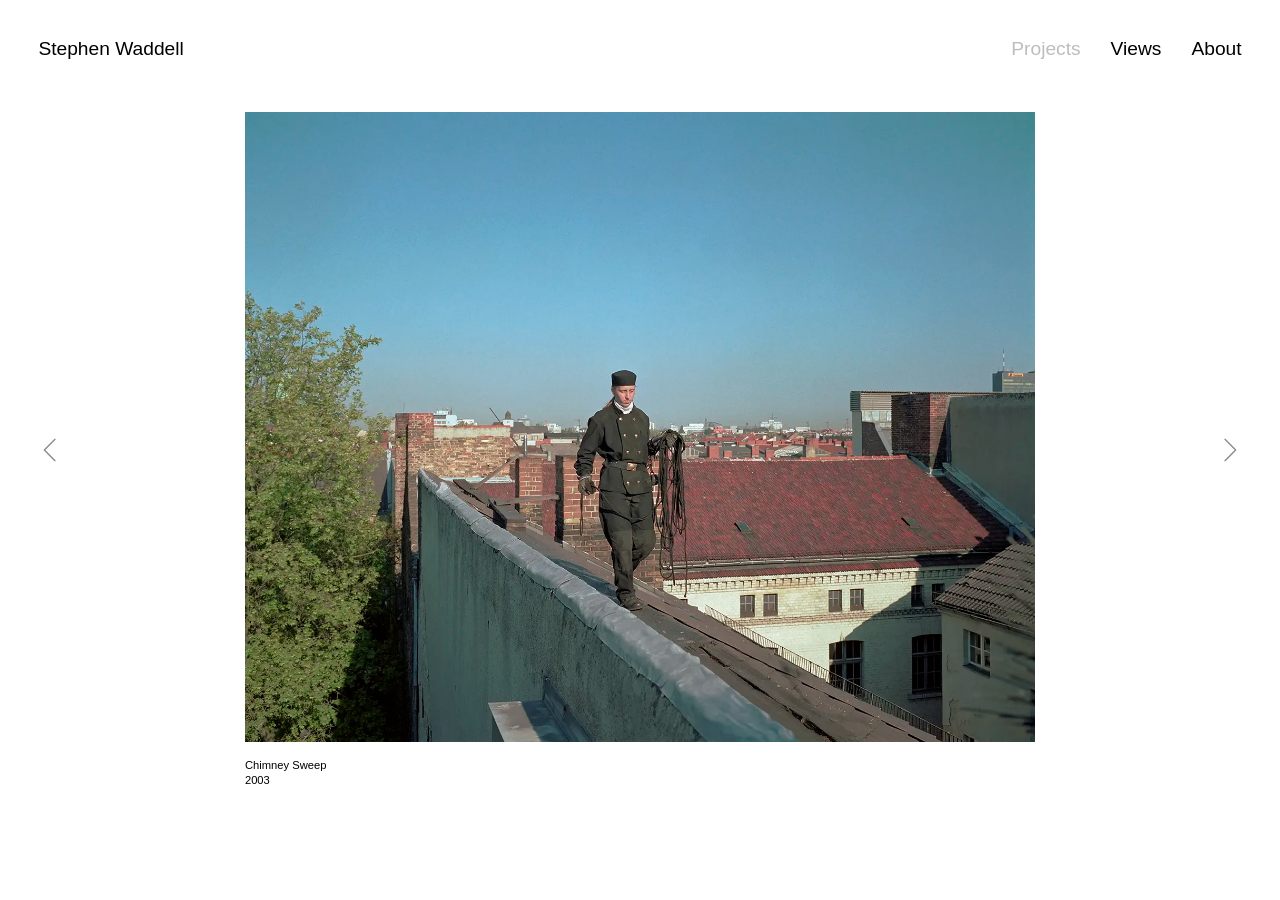
<file: index.html>
<!DOCTYPE html>
<html lang="en">
<head>
    <meta charset="UTF-8">
    <meta name="viewport" content="width=device-width, initial-scale=1.0">
    <meta name="description"
      content="Official website of photographer Stephen Waddell featuring exhibitions, 
      books, projects, biography, and selected works.">
    <link rel="stylesheet" href="css/style.css">
    <link rel="icon" type="image/png" href="img/favicon.png">
    <title>Stephen Waddell | Pictures</title>
</head>

<body>
    
    <nav>
<span>
<a class="active" href="index.html">Stephen Waddell</a>
</span>

<div>
<div class="projects-menu">
<button class="projects-button">Projects</button>

<div class="projects-dropdown">
<a href="projects.html">Books</a>
<a href="group.html">Group</a>
<a href="video.html">Motion</a>
</div>
</div>

<a href="views.html">Views</a>
<a href="about.html">About</a>
</div>
</nav>

<div class="carousel">

<button class="previous" type="button">
<svg viewBox="0 0 24 24">
<path d="M15 4 L7 12 L15 20"/>
</svg>
</button>


<div class="images">

    <div class="slide active">
    <img
        src="img/index/chimney-2200px.webp"
        srcset="
            img/index/chimney-1500px.webp 1500w,
            img/index/chimney-2200px.webp 2200w,
            img/index/chimney-3000px.webp 3000w"
        sizes="84vw"
        alt="Chimney Sweeper in Berlin, Germany.
        Walking along the roofs, the chimney sweeper
        carries her tools in traditional uniform.">
    <div class="slide-info">
        <div class="caption">Chimney Sweep<br>2003</div>
        <div class="description">
            
             </div>
    </div>
</div>

    <div class="slide">
        <img src="img/index/boarding-1500px.webp"
        srcset="
            img/index/boarding-1500px.webp 1500w,
            img/index/boarding-2200px.webp 2200w"
            sizes="84vw"
        alt="Boarding Image">
        <div class="slide-info">
            <div class="caption">Boarding<br>1999</div>

            <div class="description">
                
            </div>
        </div>
    </div>

    <div class="slide">
        <img src="img/index/pecheur-1500px.webp"
        srcset="
            img/index/pecheur-1500px.webp 1500w,
            img/index/pecheur-2200px.webp 2200w"
            sizes="84vw"
        alt="Le Pêcheur">
        <div class="slide-info">
            <div class="caption">Le Pêcheur<br>2000</div>

            <div class="description">
                
            </div>
        </div>
    </div>

    <div class="slide">
        <img src="img/index/stain-1500px.webp"
        srcset="
            img/index/stain-1500px.webp 1500w,
            img/index/stain-2200px.webp 2200w"
            sizes="84vw"
        alt="Stain">
        <div class="slide-info">
            <div class="caption">Stain<br>2012</div>

            <div class="description">
                           </div>
        </div>
    </div>

    <div class="slide">
        <img
        src="img/index/sunflowers-2200px.webp"
        srcset="
            img/index/sunflowers-1500px.webp 1500w,
            img/index/sunflowers-2200px.webp 2200w,
            img/index/sunflowers-3000px.webp 3000w"
        sizes="84vw"
        alt="Sunflowers in August evening light">
        <div class="slide-info">
            <div class="caption">Sunflowers<br>2018</div>

            <div class="description">
                
                
            </div>
        </div>
    </div>

    <div class="slide">
        <img src="img/index/expulsion-1500px.webp"
        srcset="
            img/index/expulsion-1500px.webp 1500w,
            img/index/expulsion-2200px.webp 2200w"
            sizes="84vw"
        alt="Expulsion">
        <div class="slide-info">
            <div class="caption">Expulsion<br>2018</div>

            <div class="description">

            </div>
        </div>
    </div>

    <div class="slide">
        <img
        src="img/index/hive-2200px.webp"
        srcset="
            img/index/hive-1500px.webp 1500w,
            img/index/hive-2200px.webp 2200w,
            img/index/hive-3000px.webp 3000w"
        sizes="84vw"
        alt="Hive Burner">
        <div class="slide-info">
            <div class="caption">Hive Burner<br>2018</div>

            <div class="description">
                
            </div>
        </div>
    </div>

    <div class="slide">
        <img src="img/index/resting-2200px.webp"
        srcset="
            img/index/resting-1500px.webp 1500w,
            img/index/resting-2200px.webp 2200w"
            sizes="84vw"
        alt="Resting Worker">
        <div class="slide-info">
            <div class="caption">Resting Worker<br>2000</div>

            <div class="description">
                
            </div>
        </div>
    </div>

    <div class="slide">
        <img
        src="img/index/blackswan-2200px.webp"
        srcset="
            img/index/blackswan-1500px.webp 1500w,
            img/index/blackswan-2200px.webp 2200w,
            img/index/blackswan-3000px.webp 3000w"
        sizes="84vw"
        alt="Black Swan">
        <div class="slide-info">
            <div class="caption">Black Swan<br>2026</div>

            <div class="description">
                
            </div>
        </div>
    </div>

    <div class="slide">
        <img src="img/index/man-mask-1500px.webp"
        srcset="
            img/index/man-mask-1500px.webp 1500w,
            img/index/man-mask-2200px.webp 2200w"
            sizes="84vw"
        alt="Man in Green Mask">
        <div class="slide-info">
            <div class="caption">Man in Green Mask<br>2009</div>

            <div class="description">
                
            </div>
        </div>
    </div>

    <div class="slide">
        <img
        src="img/index/pondgarden-2200px.webp"
        srcset="
            img/index/pondgarden-1500px.webp 1500w,
            img/index/pondgarden-2200px.webp 2200w,
            img/index/pondgarden-3000px.webp 3000w"
        sizes="84vw"
        alt="Pondgarden">
        <div class="slide-info">
            <div class="caption">Pondgarden<br>2003</div>

            <div class="description">
                
            </div>
        </div>
    </div>

    <div class="slide">
        <img src="img/index/man-sack-1500px.webp"
        srcset="
            img/index/man-sack-1500px.webp 1500w,
            img/index/man-sack-2200px.webp 2200w"
            sizes="84vw"
        alt="Man with Heavy Sack">
        <div class="slide-info">
            <div class="caption">Man with Heavy Sack<br>2006</div>

            <div class="description">
                
            </div>
        </div>
    </div>

    <div class="slide">
        <img
        src="img/index/ashphalt-1500px.webp"
        srcset="
            img/index/ashphalt-1500px.webp 1500w,
            img/index/ashphalt-2200px.webp 2200w,"
                   sizes="84vw"
        alt="Ashphalt Layer 1">
        <div class="slide-info">
            <div class="caption">Ashphalt Layer 1<br>2001</div>

            <div class="description">
                
            </div>
        </div>
    </div>

    <div class="slide">
        <img src="img/index/capri-1500px.webp"
        srcset="
            img/index/capri-1500px.webp 1500w,
            img/index/capri-2200px.webp 2200w"
            sizes="84vw"
        alt="A Woman on Capri">
        <div class="slide-info">
            <div class="caption">A Woman on Capri<br>2001</div>

            <div class="description">
                
            </div>
        </div>
    </div>

    <div class="slide">
        <img src="img/index/standing-1500px.webp"
        srcset="
            img/index/standing-1500px.webp 1500w,
            img/index/standing-3000px.webp 2200w"
            sizes="84vw"
        alt="Standing Portrait">
        <div class="slide-info">
            <div class="caption">Standing Portrait<br>2014</div>

            <div class="description">
                
            </div>
        </div>
    </div>

    <div class="slide">
        <img src="img/index/wrestlers-2200px.webp"
        srcset="
            img/index/wrestlers-1500px.webp 1500w,
            img/index/wrestlers-2200px.webp 2200w"
            sizes="84vw"
        alt="Wrestlers">
        <div class="slide-info">
            <div class="caption">Wrestlers<br>2009</div>

            <div class="description">
                
            </div>
        </div>
    </div>

    <div class="slide">
        <img
        src="img/index/boystump-2200px.webp"
        srcset="
            img/index/boystump-1500px.webp 1500w,
            img/index/boystump-2200px.webp 2200w,
            img/index/boystump-3000px.webp 3000w"
        sizes="84vw"
        alt="Boy on Stump">
        <div class="slide-info">
            <div class="caption">Boy on Stump<br>2004</div>

            <div class="description">
                
            </div>
        </div>
    </div>

    <div class="slide">
        <img
        src="img/index/coal-1500px.webp"
        srcset="
            img/index/coal-1500px.webp 1500w,
            img/index/coal-2200px.webp 2200w,
            img/index/coal-3000px.webp 3000w"
        sizes="84vw"
        alt="Coal Carrier">
        <div class="slide-info">
            <div class="caption">Coal Carrier<br>2004</div>

            <div class="description">
                
            </div>
        </div>
    </div>

    <div class="slide">
        <img src="img/index/restorer-1500px.webp" alt="Restorer">
        <div class="slide-info">
            <div class="caption">Restorer<br>2014</div>

            <div class="description">
                
            </div>
        </div>
    </div>

    <div class="slide">
        <img
        src="img/index/goatherd-2200px.webp"
        srcset="
            img/index/goatherd-1500px.webp 1500w,
            img/index/goatherd-2200px.webp 2200w,
            img/index/goatherd-3000px.webp 3000w"
        sizes="84vw"
        alt="Goatherd">
        <div class="slide-info">
            <div class="caption">Goatherd<br>2015</div>

            <div class="description">
                
            </div>
        </div>
    </div>

    <div class="slide">
        <img src="img/index/occupiedhouse.webp" alt="Title">
        <div class="slide-info">
            <div class="caption">Occupied House<br>1998</div>

            <div class="description">
                
            </div>
        </div>
    </div>

    <div class="slide">
        <img src="img/index/mandraw-2200px.webp"
        srcset="
            img/index/mandraw-1500px.webp 1500w,
            img/index/mandraw-2200px.webp 2200w"
            sizes="84vw"
        alt="Man Drawing in Pompeii">
        <div class="slide-info">
            <div class="caption">Man Drawing in Pompeii<br>2025</div>

            <div class="description">
                
            </div>
        </div>
    </div>

    <div class="slide">
        <img src="img/index/trench.webp" alt="Title">
        <div class="slide-info">
            <div class="caption">Trench Digger<br>2024</div>

            <div class="description">
                
            </div>
        </div>
    </div>

    <div class="slide">
        <img src="img/index/fringe.webp" alt="Title">
        <div class="slide-info">
            <div class="caption">Fringe<br>2015</div>

            <div class="description">
                
            </div>
        </div>
    </div>

    <div class="slide">
        <img src="img/index/iceblock-2200px.webp"
        srcset="
            img/index/iceblock-1500px.webp 1500w,
            img/index/iceblock-2200px.webp 2200w"
            sizes="84vw"
        alt="Ice Block">
        <div class="slide-info">
            <div class="caption">Ice Block<br>2005</div>

            <div class="description">
                
            </div>
        </div>
    </div>

    <div class="slide">
        <img src="img/index/tire-2200px.webp"
        srcset="
            img/index/tire-1500px.webp 1500w,
            img/index/tire-2200px.webp 2200w"
            sizes="84vw"
        alt="Tire Still Life I">
        <div class="slide-info">
            <div class="caption">Tire Still Life I<br>2019</div>

            <div class="description">
                
            </div>
        </div>
    </div>

    <div class="slide">
        <img
        src="img/index/manflower2-2200px.webp"
        srcset="
            img/index/manflower2-1500px.webp 1500w,
            img/index/manflower2-2200px.webp 2200w,
            img/index/manflower2-3000px.webp 3000w"
        sizes="84vw"
        alt="Man with Flower II">
        <div class="slide-info">
            <div class="caption">Man with Flower II<br>2019</div>

            <div class="description">
                
            </div>
        </div>
    </div>

    <div class="slide">
        <img src="img/index/roman-2200px.webp"
        srcset="
            img/index/roman-1500px.webp 1500w,
            img/index/roman-2200px.webp 2200w"
            sizes="84vw"
        alt="Roman Staircase">
        <div class="slide-info">
            <div class="caption">Roman Staircase<br>2005</div>

            <div class="description">
                
            </div>
        </div>
    </div>

    <div class="slide">
        <img src="img/index/academy-2200px.webp"
        srcset="
            img/index/academy-1500px.webp 1500w,
            img/index/academy-2200px.webp 2200w"
            sizes="84vw"
        alt="Academy">
        <div class="slide-info">
            <div class="caption">Academy<br>2012</div>

            <div class="description">
                
            </div>
        </div>
    </div>

    <div class="slide">
         <img src="img/index/portraitbust.webp"
                alt="portrait bust">
        <div class="slide-info">
            <div class="caption">Portrait Bust<br>2015</div>

            <div class="description">
                
            </div>
        </div>
    </div>

    <div class="slide">
        <img src="img/index/mouth.webp" alt="Title">
        <div class="slide-info">
            <div class="caption">Mouth<br>2015</div>

            <div class="description">
                
            </div>
        </div>
    </div>

    <div class="slide">
        <img src="img/index/bustboy-2200px.webp"
        srcset="
            img/index/bustboy-1500px.webp 1500w,
            img/index/bustboy-2200px.webp 2200w"
            sizes="84vw"
        alt="Bust of Young Boy">
        <div class="slide-info">
            <div class="caption">Bust of Young Boy<br>2018/2021</div>

            <div class="description">
                
            </div>
        </div>
    </div>

    <div class="slide">
        <img src="img/index/lilypads-2200px.webp" alt="Title">
        <div class="slide-info">
            <div class="caption">Lilypads<br>2022</div>

            <div class="description">
                
            </div>
        </div>
    </div>

    <div class="slide">
        <img
        src="img/index/snail-2200px.webp"
        srcset="
            img/index/snail-1500px.webp 1500w,
            img/index/snail-2200px.webp 2200w,
            img/index/snail-3000px.webp 3000w"
        sizes="84vw"
        alt="Snail Seller">
        <div class="slide-info">
            <div class="caption">Snail Seller<br>2008</div>

            <div class="description">
                
            </div>
        </div>
    </div>

</div>

<button class="next" type="button">
<svg viewBox="0 0 24 24">
<path d="M9 4 L17 12 L9 20"/>
</svg>
</button>

</div>



<script src="js/carousel.js"></script>
<script src="js/navigation.js"></script>


</body>
</html>
</file>
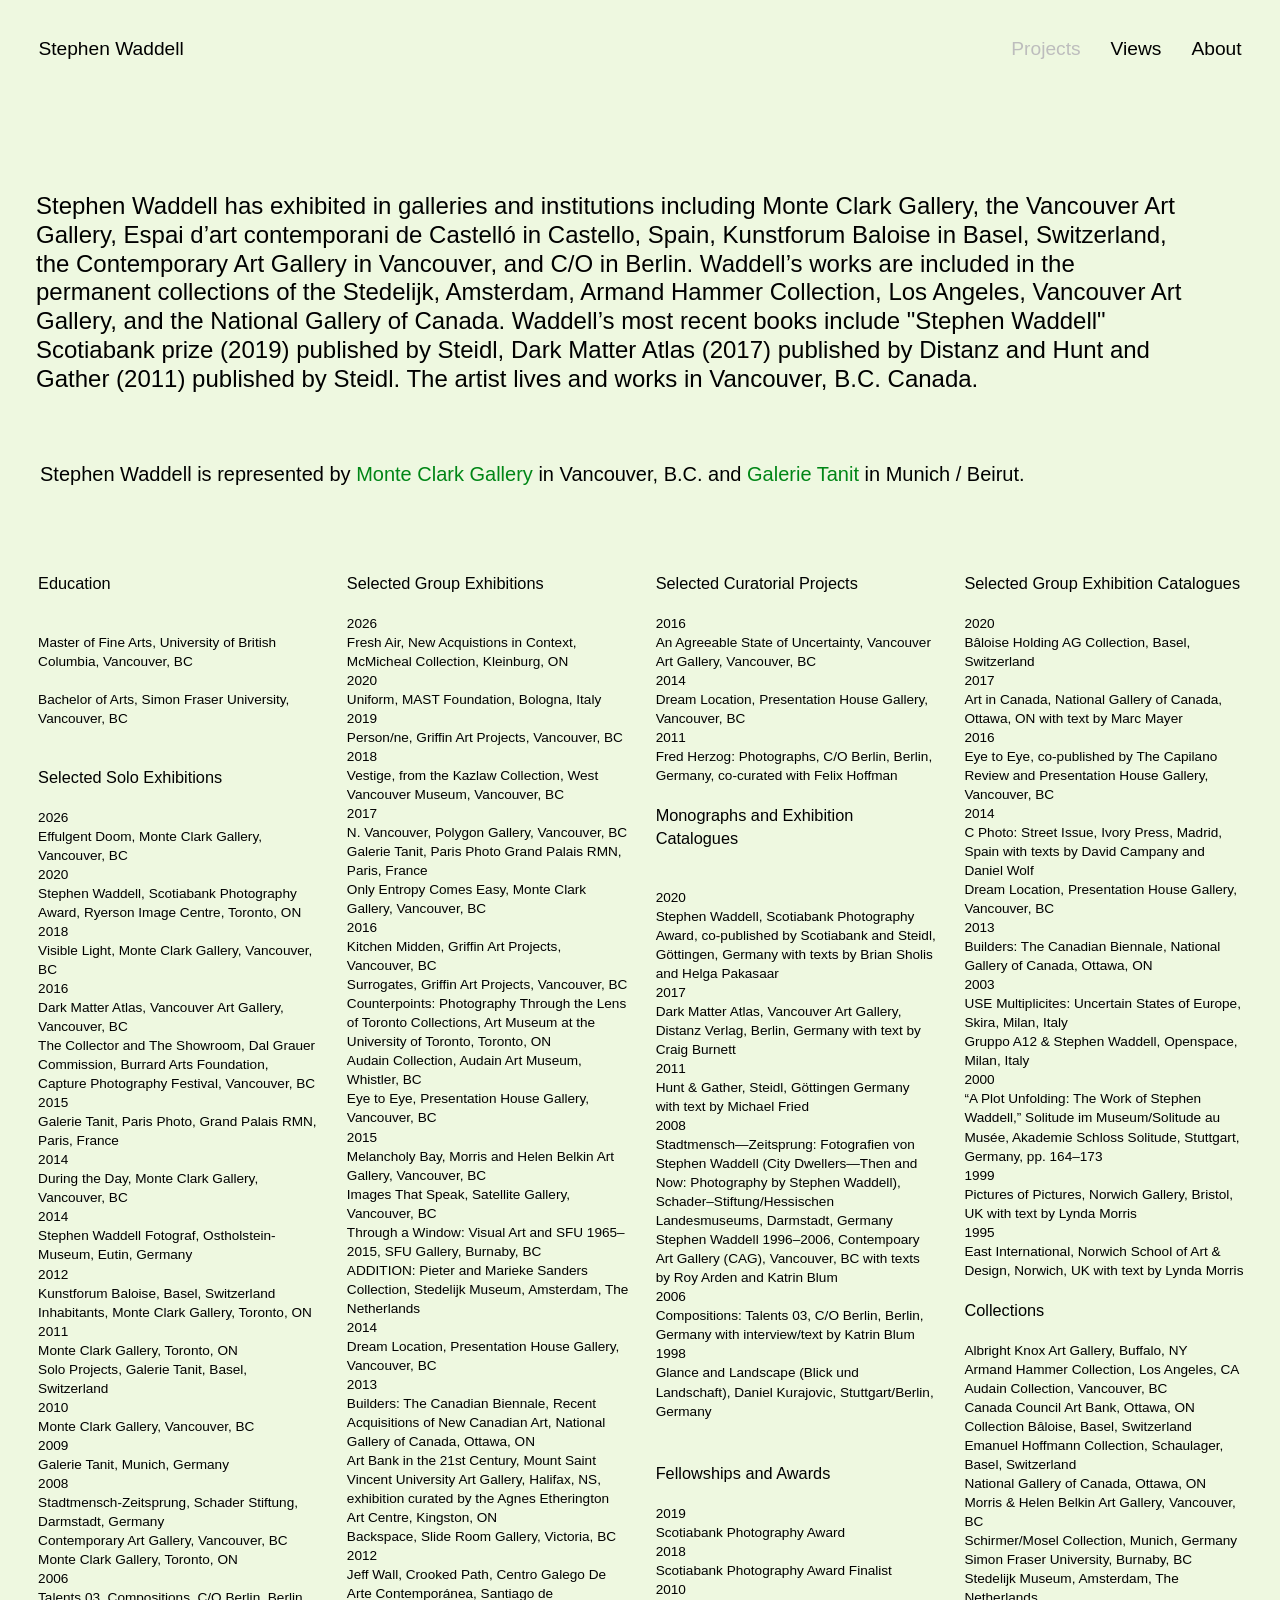
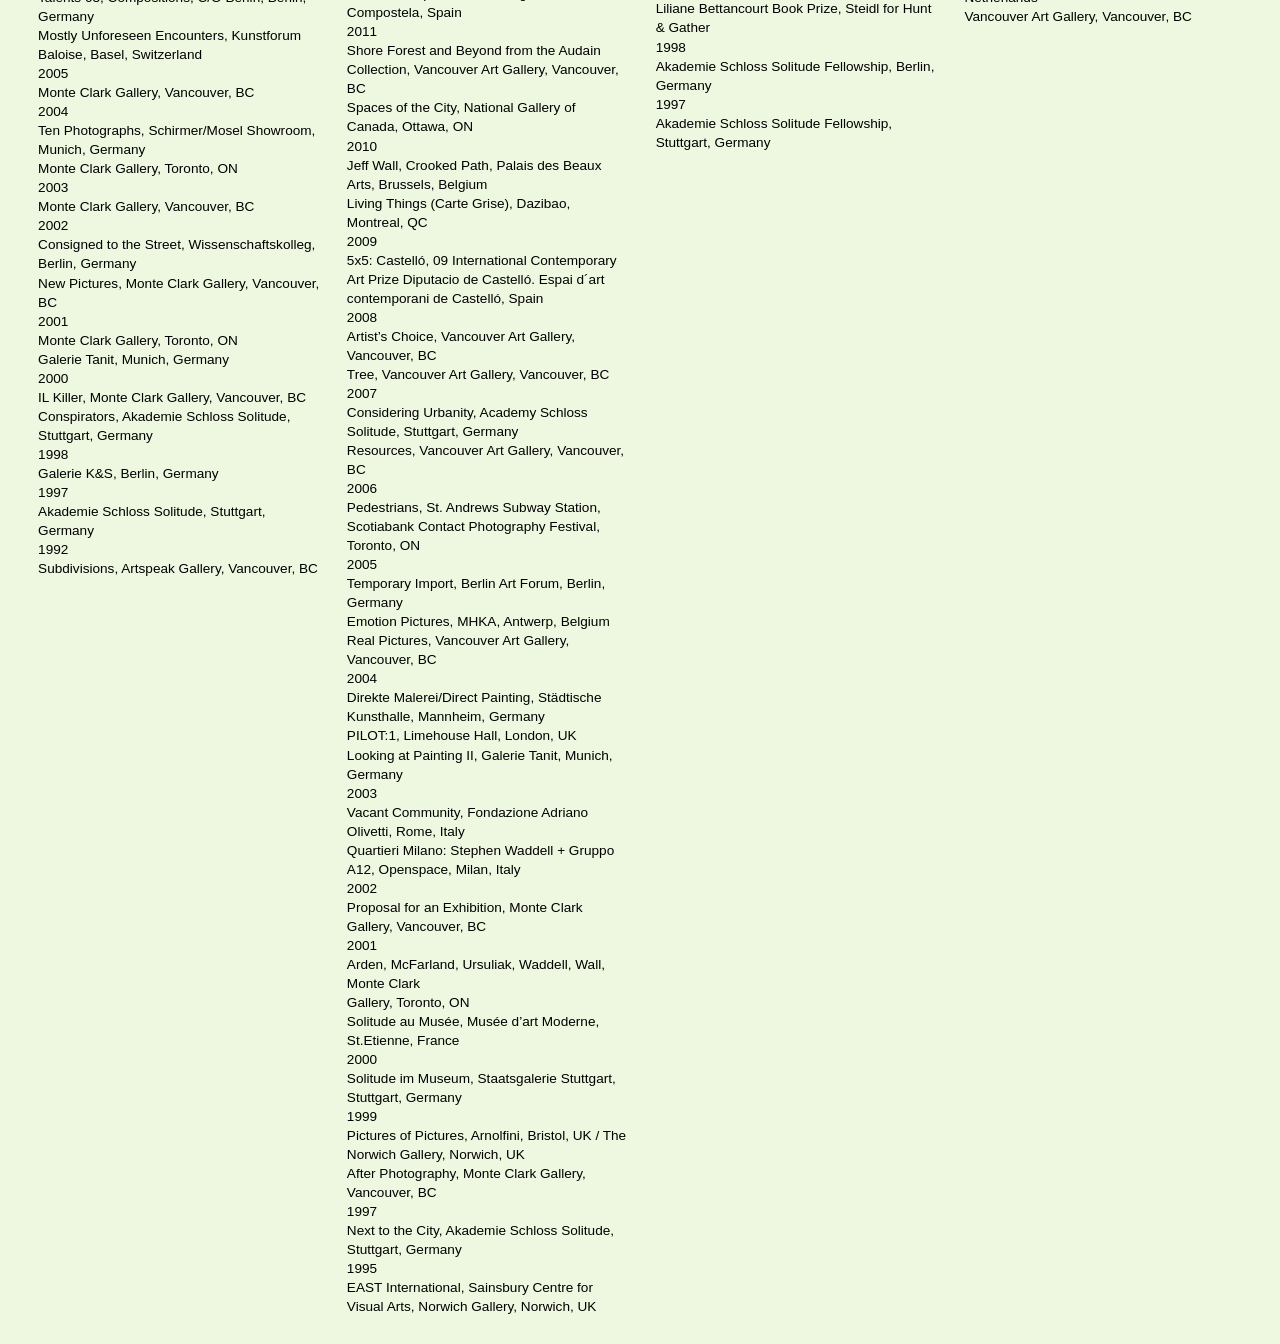
<file: about.html>
<!DOCTYPE html>
<html lang="en">
<head>
    <meta charset="UTF-8">
    <meta name="viewport" content="width=device-width, initial-scale=1.0">
     <meta name="description"
      content="Official website of photographer Stephen Waddell featuring exhibitions, 
      books, projects, biography, and selected works.">
    <link rel="stylesheet" href="css/style.css">
     <link rel="icon" type="image/png" href="img/favicon.png">
    <title>About | Stephen Waddell </title>
</head>

<body class="about-page">
    
<nav>
<span>
<a  href="index.html">Stephen Waddell</a>
</span>

<div>
<div class="projects-menu">
<button class="projects-button">Projects</button>

<div class="projects-dropdown">
<a href="projects.html">Books</a>
<a href="group.html">Group</a>
<a href="video.html">Motion</a>
</div>
</div>

<a href="views.html">Views</a>
<a class="active" href="about.html">About</a>
</div>
</nav>

    
        <p class="about-text"> 
         Stephen Waddell has 
         exhibited in galleries and institutions including Monte Clark Gallery, the Vancouver Art Gallery, Espai d’art 
         contemporani de Castelló in Castello, Spain, Kunstforum Baloise in Basel, Switzerland, the Contemporary Art Gallery in 
         Vancouver, and C/O in Berlin. Waddell’s works are included in the permanent collections of the Stedelijk, Amsterdam, Armand Hammer Collection, 
     Los Angeles, Vancouver Art Gallery, and the National Gallery of Canada. Waddell’s most recent books 
         include "Stephen Waddell" Scotiabank prize (2019) published by Steidl, Dark Matter Atlas (2017) published by Distanz and Hunt and Gather (2011) published by Steidl. 
         The artist lives and works in Vancouver, B.C. Canada.   
        </p>

        
        <container>

        <p class="contact">
            Stephen Waddell is represented by <a class="gallery-link" href="https://www.monteclarkgallery.com/" target="_blank" rel="noopener noreferrer">Monte Clark Gallery</a> 
            in Vancouver, B.C. 
            and <a class="gallery-link" href="https://www.galerietanit.com/" target="_blank" rel="noopener noreferrer">Galerie Tanit</a> in Munich / Beirut. 
        </p>
        </container>

        <section class="about-text-bio">
     


<div>
<h3>Education</h3>

Master of Fine Arts, University of British Columbia, Vancouver, BC

Bachelor of Arts, Simon Fraser University, Vancouver, BC
<br>
<h3>Selected Solo Exhibitions</h3>
2026
Effulgent Doom, Monte Clark Gallery, Vancouver, BC
2020
Stephen Waddell, Scotiabank Photography Award, Ryerson Image Centre, Toronto, ON
2018
Visible Light, Monte Clark Gallery, Vancouver, BC
2016
Dark Matter Atlas, Vancouver Art Gallery, Vancouver, BC
The Collector and The Showroom, Dal Grauer Commission, Burrard Arts Foundation, Capture Photography Festival, Vancouver, BC
2015
Galerie Tanit, Paris Photo, Grand Palais RMN, Paris, France
2014
During the Day, Monte Clark Gallery, Vancouver, BC
2014
Stephen Waddell Fotograf, Ostholstein-Museum, Eutin, Germany
2012
Kunstforum Baloise, Basel, Switzerland
Inhabitants, Monte Clark Gallery, Toronto, ON
2011
Monte Clark Gallery, Toronto, ON
Solo Projects, Galerie Tanit, Basel, Switzerland
2010
Monte Clark Gallery, Vancouver, BC
2009
Galerie Tanit, Munich, Germany
2008
Stadtmensch-Zeitsprung, Schader Stiftung, Darmstadt, Germany
Contemporary Art Gallery, Vancouver, BC
Monte Clark Gallery, Toronto, ON
2006
Talents 03, Compositions, C/O Berlin, Berlin, Germany
Mostly Unforeseen Encounters, Kunstforum Baloise, Basel, Switzerland
2005
Monte Clark Gallery, Vancouver, BC
2004
Ten Photographs, Schirmer/Mosel Showroom, Munich, Germany
Monte Clark Gallery, Toronto, ON
2003
Monte Clark Gallery, Vancouver, BC
2002
Consigned to the Street, Wissenschaftskolleg, Berlin, Germany
New Pictures, Monte Clark Gallery, Vancouver, BC
2001
Monte Clark Gallery, Toronto, ON
Galerie Tanit, Munich, Germany
2000
IL Killer, Monte Clark Gallery, Vancouver, BC
Conspirators, Akademie Schloss Solitude, Stuttgart, Germany
1998
Galerie K&S, Berlin, Germany
1997
Akademie Schloss Solitude, Stuttgart, Germany
1992
Subdivisions, Artspeak Gallery, Vancouver, BC
</div>
<div>
<h3>Selected Group Exhibitions</h3>
2026
Fresh Air, New Acquistions in Context, McMicheal Collection, Kleinburg, ON
2020
Uniform, MAST Foundation, Bologna, Italy
2019
Person/ne, Griffin Art Projects, Vancouver, BC
2018
Vestige, from the Kazlaw Collection, West Vancouver Museum, Vancouver, BC
2017
N. Vancouver, Polygon Gallery, Vancouver, BC
Galerie Tanit, Paris Photo Grand Palais RMN, Paris, France
Only Entropy Comes Easy, Monte Clark Gallery, Vancouver, BC
2016
Kitchen Midden, Griffin Art Projects, Vancouver, BC
Surrogates, Griffin Art Projects, Vancouver, BC
Counterpoints: Photography Through the Lens of Toronto Collections, Art Museum at the University of Toronto, Toronto, ON
Audain Collection, Audain Art Museum, Whistler, BC
Eye to Eye, Presentation House Gallery, Vancouver, BC
2015
Melancholy Bay, Morris and Helen Belkin Art Gallery, Vancouver, BC
Images That Speak, Satellite Gallery, Vancouver, BC
Through a Window: Visual Art and SFU 1965–2015, SFU Gallery, Burnaby, BC
ADDITION: Pieter and Marieke Sanders Collection, Stedelijk Museum, Amsterdam, The Netherlands
2014
Dream Location, Presentation House Gallery, Vancouver, BC
2013
Builders: The Canadian Biennale, Recent Acquisitions of New Canadian Art, National Gallery of Canada, Ottawa, ON
Art Bank in the 21st Century, Mount Saint Vincent University Art Gallery, Halifax, NS, exhibition curated by the Agnes Etherington Art Centre, Kingston, ON
Backspace, Slide Room Gallery, Victoria, BC
2012
Jeff Wall, Crooked Path, Centro Galego De Arte Contemporánea, Santiago de Compostela, Spain
2011
Shore Forest and Beyond from the Audain Collection, Vancouver Art Gallery, Vancouver, BC
Spaces of the City, National Gallery of Canada, Ottawa, ON
2010
Jeff Wall, Crooked Path, Palais des Beaux Arts, Brussels, Belgium
Living Things (Carte Grise), Dazibao, Montreal, QC
2009
5x5: Castelló, 09 International Contemporary Art Prize Diputacio de Castelló. Espai d´art contemporani de Castelló, Spain
2008
Artist’s Choice, Vancouver Art Gallery, Vancouver, BC
Tree, Vancouver Art Gallery, Vancouver, BC
2007
Considering Urbanity, Academy Schloss Solitude, Stuttgart, Germany
Resources, Vancouver Art Gallery, Vancouver, BC
2006
Pedestrians, St. Andrews Subway Station, Scotiabank Contact Photography Festival, Toronto, ON
2005
Temporary Import, Berlin Art Forum, Berlin, Germany
Emotion Pictures, MHKA, Antwerp, Belgium
Real Pictures, Vancouver Art Gallery, Vancouver, BC
2004
Direkte Malerei/Direct Painting, Städtische Kunsthalle, Mannheim, Germany
PILOT:1, Limehouse Hall, London, UK
Looking at Painting II, Galerie Tanit, Munich, Germany
2003
Vacant Community, Fondazione Adriano Olivetti, Rome, Italy
Quartieri Milano: Stephen Waddell + Gruppo A12, Openspace, Milan, Italy
2002
Proposal for an Exhibition, Monte Clark Gallery, Vancouver, BC
2001
Arden, McFarland, Ursuliak, Waddell, Wall, Monte Clark
Gallery, Toronto, ON
Solitude au Musée, Musée d’art Moderne, St.Etienne, France
2000
Solitude im Museum, Staatsgalerie Stuttgart, Stuttgart, Germany
1999
Pictures of Pictures, Arnolfini, Bristol, UK / The Norwich Gallery, Norwich, UK
After Photography, Monte Clark Gallery, Vancouver, BC
1997
Next to the City, Akademie Schloss Solitude, Stuttgart, Germany
1995
EAST International, Sainsbury Centre for Visual Arts, Norwich Gallery, Norwich, UK
</div>
<div>
<h3>Selected Curatorial Projects</h3>
2016
An Agreeable State of Uncertainty, Vancouver Art Gallery, Vancouver, BC
2014
Dream Location, Presentation House Gallery, Vancouver, BC
2011
Fred Herzog: Photographs, C/O Berlin, Berlin, Germany, co-curated with Felix Hoffman

<h3> Monographs and Exhibition Catalogues</h3>

2020
Stephen Waddell, Scotiabank Photography Award, co-published by Scotiabank and Steidl, Göttingen, Germany with texts by Brian Sholis and Helga Pakasaar
2017
Dark Matter Atlas, Vancouver Art Gallery, Distanz Verlag, Berlin, Germany with text by Craig Burnett
2011
Hunt & Gather, Steidl, Göttingen Germany with text by Michael Fried
2008
Stadtmensch—Zeitsprung: Fotografien von Stephen Waddell (City Dwellers—Then and Now: Photography by Stephen Waddell), Schader–Stiftung/Hessischen Landesmuseums, Darmstadt, Germany
Stephen Waddell 1996–2006, Contempoary Art Gallery (CAG), Vancouver, BC with texts by Roy Arden and Katrin Blum
2006
Compositions: Talents 03, C/O Berlin, Berlin, Germany with interview/text by Katrin Blum
1998
Glance and Landscape (Blick und Landschaft), Daniel Kurajovic, Stuttgart/Berlin, Germany

<h3>
    Fellowships and Awards
</h3>
2019
Scotiabank Photography Award
2018
Scotiabank Photography Award Finalist
2010
Liliane Bettancourt Book Prize, Steidl for Hunt & Gather
1998
Akademie Schloss Solitude Fellowship, Berlin, Germany
1997
Akademie Schloss Solitude Fellowship, Stuttgart, Germany
</div>
<div>
<h3>Selected Group Exhibition Catalogues</h3>
2020
Bâloise Holding AG Collection, Basel, Switzerland
2017
Art in Canada, National Gallery of Canada, Ottawa, ON with text by Marc Mayer
2016
Eye to Eye, co-published by The Capilano Review and Presentation House Gallery, Vancouver, BC
2014
C Photo: Street Issue, Ivory Press, Madrid, Spain with texts by David Campany and Daniel Wolf
Dream Location, Presentation House Gallery, Vancouver, BC
2013
Builders: The Canadian Biennale, National Gallery of Canada, Ottawa, ON
2003
USE Multiplicites: Uncertain States of Europe, Skira, Milan, Italy
Gruppo A12 & Stephen Waddell, Openspace, Milan, Italy
2000
“A Plot Unfolding: The Work of Stephen Waddell,” Solitude im Museum/Solitude au Musée, Akademie Schloss Solitude, Stuttgart, Germany, pp. 164–173
1999
Pictures of Pictures, Norwich Gallery, Bristol, UK with text by Lynda Morris
1995
East International, Norwich School of Art & Design, Norwich, UK with text by Lynda Morris

<h3>Collections</h3>
Albright Knox Art Gallery, Buffalo, NY
Armand Hammer Collection, Los Angeles, CA
Audain Collection, Vancouver, BC
Canada Council Art Bank, Ottawa, ON
Collection Bâloise, Basel, Switzerland
Emanuel Hoffmann Collection, Schaulager, Basel, Switzerland
National Gallery of Canada, Ottawa, ON
Morris & Helen Belkin Art Gallery, Vancouver, BC
Schirmer/Mosel Collection, Munich, Germany
Simon Fraser University, Burnaby, BC
Stedelijk Museum, Amsterdam, The Netherlands
Vancouver Art Gallery, Vancouver, BC
</div>


<script src="js/navigation.js"></script>
</body>
</html>
</file>
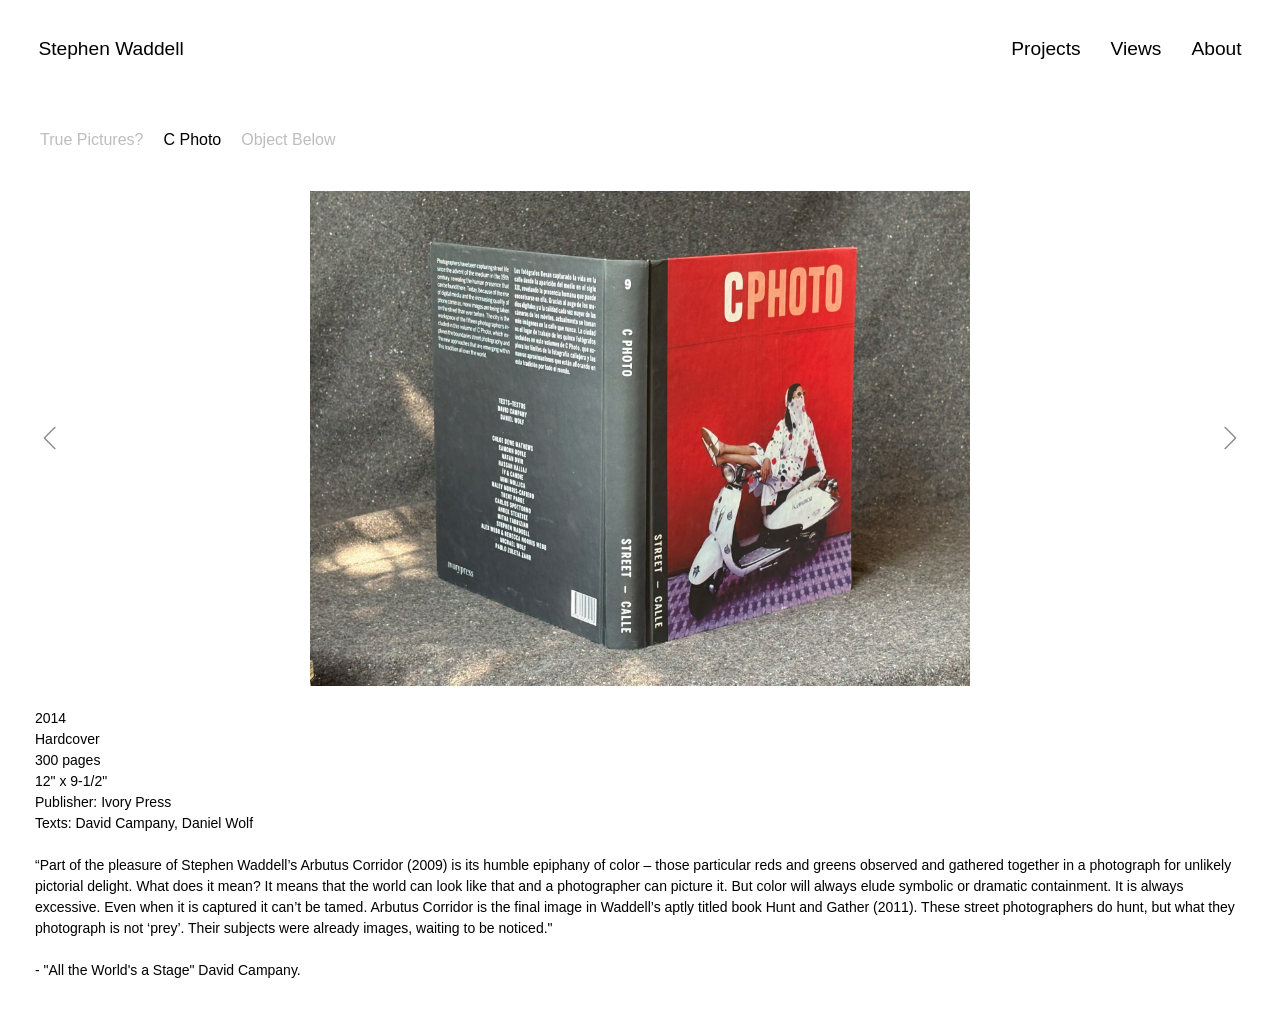
<file: c-photo.html>
<!DOCTYPE html>
<html lang="en">
<head>
    <meta charset="UTF-8">
    <meta name="viewport" content="width=device-width, initial-scale=1.0">
    <meta name="description"
      content="Official website of photographer Stephen Waddell, Hunt and Gather Steidl books page">
    <link rel="stylesheet" href="css/style.css">
     <link rel="icon" type="image/png" href="img/favicon.png">
    <title>Hunt and Gather | Stephen Waddell</title>
</head>

<body>
    
<nav>

<span>
<a href="index.html">Stephen Waddell</a>
</span>

<div class="nav-links">

<div class="projects-menu">
<button class="projects-button active">Projects</button>

<div class="projects-dropdown">
<a href="projects.html">Books</a>
<a href="group.html">Group</a>
<a href="video.html">Motion</a>

</div>

</div>
<a href="views.html">Views</a>
<a href="about.html">About</a>

</div>

</nav>

    <div class="project-page">

<div class="project-info">


<header class="books">
<a href="group.html">True Pictures?</a>
<a class="active"href="c-photo.html">C Photo</a>
<a href="object-below.html">Object Below</a>
</header>

<div class="project-content">

<p>
2014
<br>
Hardcover
<br>
300 pages
<br>
12" x 9-1/2"
<br>
Publisher: Ivory Press
<br>
Texts: David Campany, Daniel Wolf


<br>
<br>

<p>
“Part of the pleasure of Stephen Waddell’s Arbutus Corridor (2009) 
is its humble epiphany of color – those particular reds and greens 
observed and gathered together in a photograph for unlikely pictorial 
delight. What does it mean? It means that the world can look like that 
and a photographer can picture it. But color will always elude symbolic 
or dramatic containment. It is always excessive. Even when it is captured 
it can’t be tamed. Arbutus Corridor is the final image in Waddell’s aptly 
titled book Hunt and Gather (2011). These street photographers do hunt, 
but what they photograph is not ‘prey’. Their subjects were already images, 
waiting to be noticed."
<br>
<br>
- "All the World's a Stage" David Campany.
<br>



</p>

</div>

</div>


<div class="project-carousel">

<button class="previous">
<svg viewBox="0 0 24 24">
<path d="M15 4 L7 12 L15 20"/>
</svg>
</button>


<div class="images">

    <div class="slide active">
        <img src="img/c-photo/cphoto.webp" alt="C Photo cover">
    </div>

    <div class="slide">
        <img src="img/c-photo/cphoto2.webp" alt="C Photo internal spread">
    </div>

</div>


<button class="next">
<svg viewBox="0 0 24 24">
<path d="M9 4 L17 12 L9 20"/>
</svg>
</button>


</div>

<script src="js/carousel.js"></script>
<script src="js/navigation.js"></script>
</body>
</file>
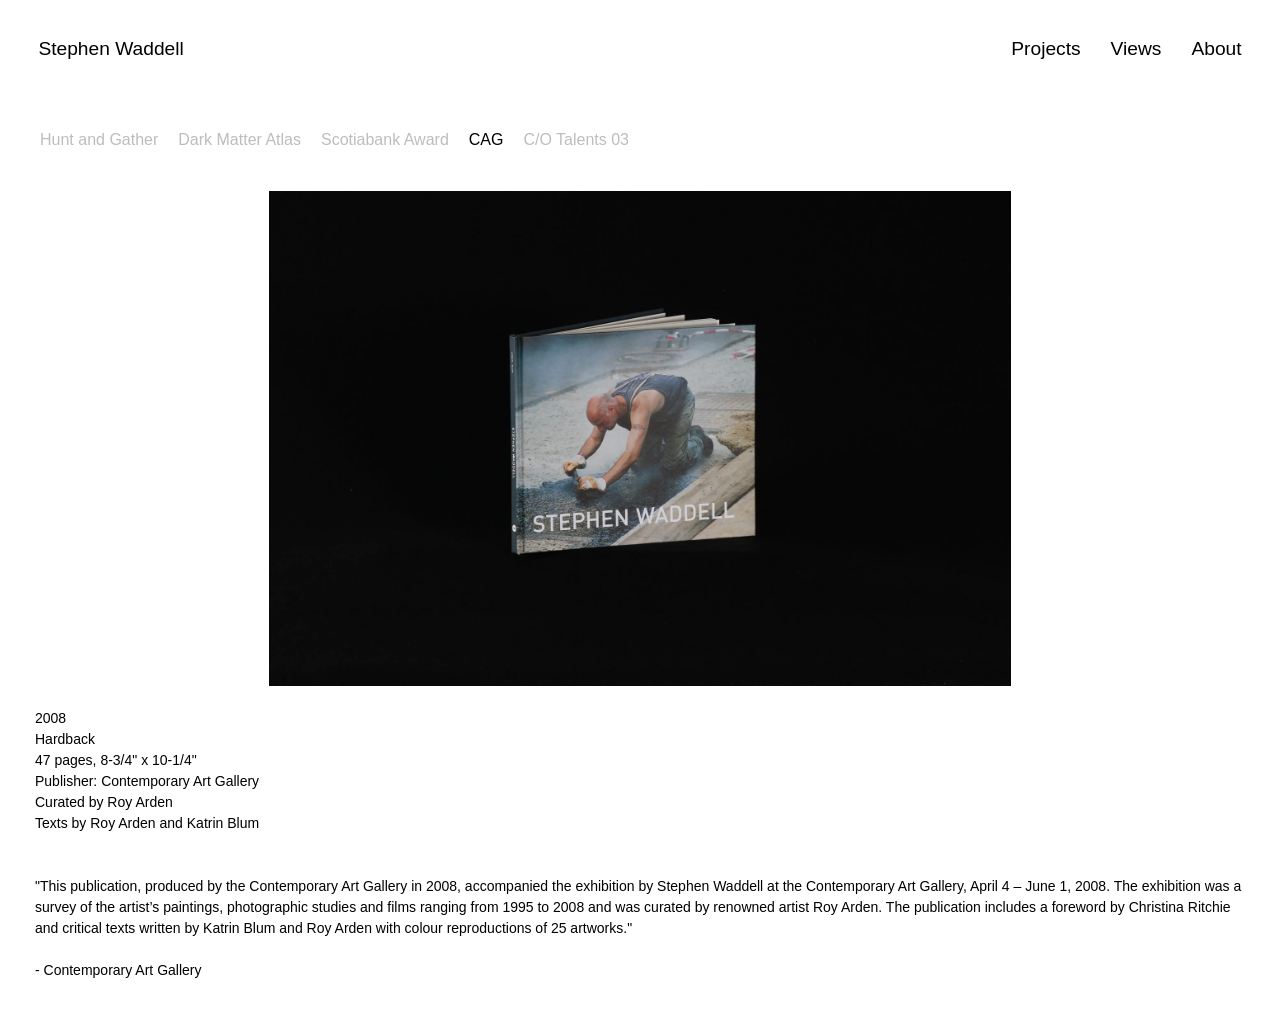
<file: cag.html>
<!DOCTYPE html>
<html lang="en">
<head>
    <meta charset="UTF-8">
    <meta name="viewport" content="width=device-width, initial-scale=1.0">
    <meta name="description"
      content="Official website of photographer Stephen Waddell, Scotiabank Photography Award 2019 page">
    <link rel="stylesheet" href="css/style.css">
     <link rel="icon" type="image/png" href="img/favicon.png">
    <title>CAG | Stephen Waddell</title>
</head>

<body>
    
    <nav>

<span>
<a href="index.html">Stephen Waddell</a>
</span>

<div class="nav-links">

<div class="projects-menu">
<button class="projects-button active">Projects</button>

<div class="projects-dropdown">
<a href="projects.html">Books</a>
<a href="group.html">Group</a>
<a href="video.html">Motion</a>

</div>

</div>
<a href="views.html">Views</a>
<a href="about.html">About</a>

</div>

</nav>

    <div class="project-page">

<div class="project-info">


<header class="books">
<a href="projects.html">Hunt and Gather</a>
<a href="darkmatter.html">Dark Matter Atlas</a>
<a  href="scotia.html">Scotiabank Award</a>
<a class="active" href="cag.html">CAG</a>
<a href="co-berlin.html">C/O Talents 03</a>
</header>

<div class="project-content">

<p>
2008
<br>
Hardback
<br>
47 pages, 8-3/4" x 10-1/4"
<br>
Publisher: Contemporary Art Gallery
<br>
Curated by Roy Arden
<br>
Texts by Roy Arden and Katrin Blum 
</p>

<br>
<br>

<p>
"This publication, produced by the Contemporary Art Gallery in 2008, accompanied the exhibition 
by Stephen Waddell at the Contemporary Art Gallery, April 4 – June 1, 2008. The exhibition was a survey of the artist’s 
paintings, photographic studies and films ranging from 1995 to 2008 and was curated by renowned artist Roy Arden. 
The publication includes a foreword by Christina Ritchie and critical texts written by Katrin Blum and Roy Arden with 
colour reproductions of 25 artworks."
<br>
<br>
- Contemporary Art Gallery

</div>
</p>


</div>


<div class="project-carousel">

<button class="previous">

</button>


<div class="images">

<div class="images">

    <div class="slide active">
        <img src="img/cag/cag.webp" alt="">
    </div>
</div>
</div>


<button class="next">

</button>


</div>

<script src="js/carousel.js"></script>
<script src="js/navigation.js"></script>

</body>
</file>
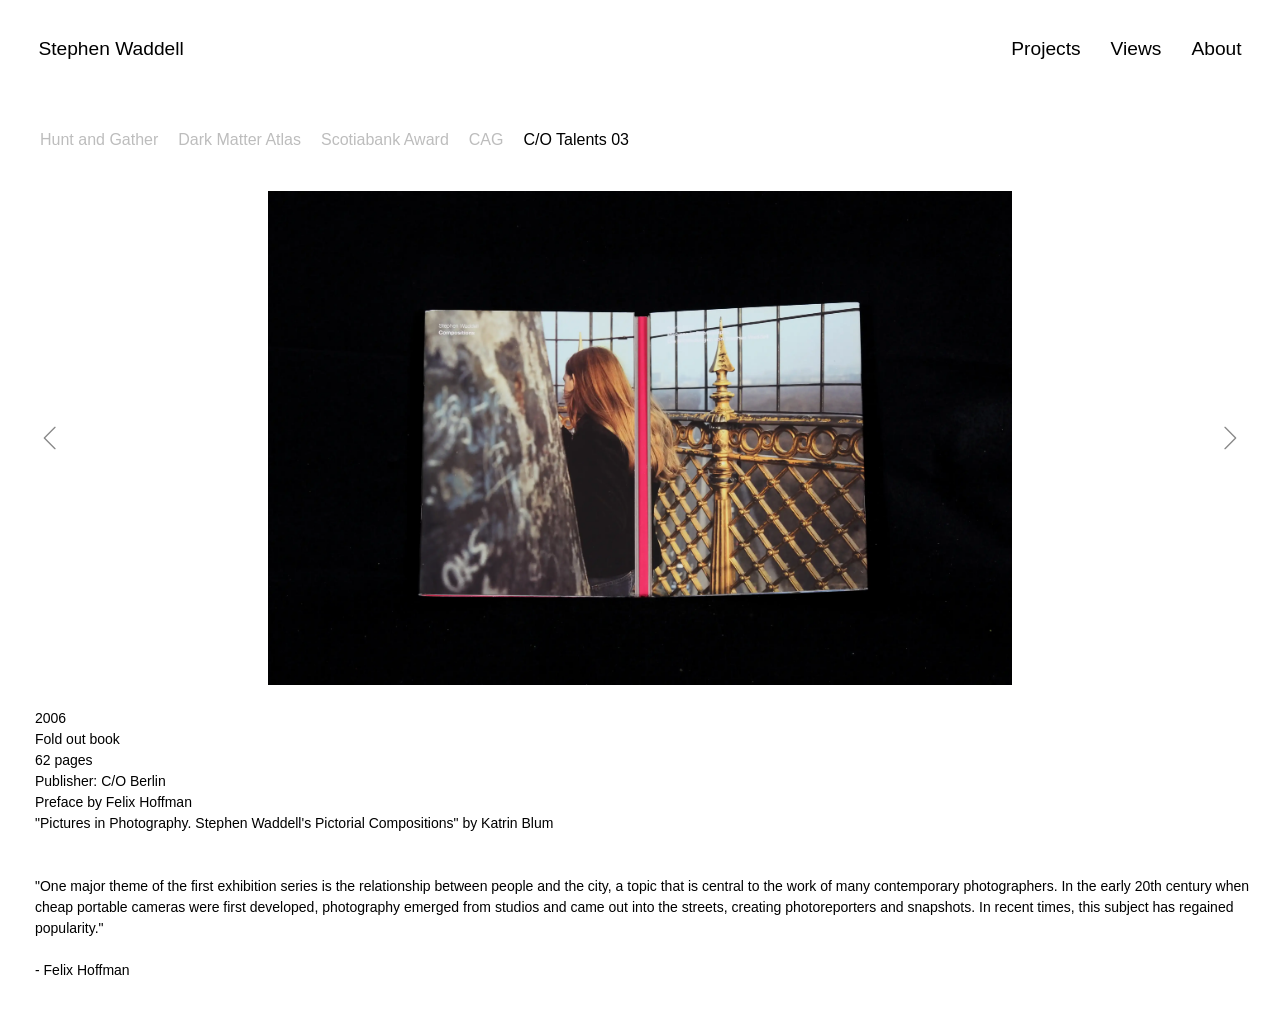
<file: co-berlin.html>
<!DOCTYPE html>
<html lang="en">
<head>
    <meta charset="UTF-8">
    <meta name="viewport" content="width=device-width, initial-scale=1.0">
    <meta name="description"
      content="Official website of photographer Stephen Waddell, Scotiabank Photography Award 2019 page">
    <link rel="stylesheet" href="css/style.css">
     <link rel="icon" type="image/png" href="img/favicon.png">
    <title>CAG | Stephen Waddell</title>
</head>

<body>
    
<nav>

<span>
<a href="index.html">Stephen Waddell</a>
</span>

<div class="nav-links">

<div class="projects-menu">
<button class="projects-button active">Projects</button>

<div class="projects-dropdown">
<a href="projects.html">Books</a>
<a href="group.html">Group</a>
<a href="video.html">Motion</a>

</div>

</div>
<a href="views.html">Views</a>
<a href="about.html">About</a>

</div>

</nav>

    <div class="project-page">

<div class="project-info">


<header class="books">
<a href="projects.html">Hunt and Gather</a>
<a href="darkmatter.html">Dark Matter Atlas</a>
<a href="scotia.html">Scotiabank Award</a>
<a href="cag.html">CAG</a>
<a class="active" href="co-berlin.html">C/O Talents 03</a>
</header>

<div class="project-content">

<p>
2006
<br>
Fold out book
<br>
62 pages
<br>
Publisher: C/O Berlin
<br>
Preface by Felix Hoffman
<br>
"Pictures in Photography. Stephen Waddell's Pictorial Compositions" by Katrin Blum 
</p>

<br>
<br>

<p>
"One major theme of the first exhibition series is the relationship between people and the city, a topic that is central to the work of many
contemporary photographers. In the early 20th century when cheap portable cameras were first developed,
photography emerged from studios and came out into the streets, creating photoreporters and snapshots.
In recent times, this subject has regained popularity."
<br>
<br>
- Felix Hoffman

</div>
</p>


</div>


<div class="project-carousel">

<button class="previous">
<svg viewBox="0 0 24 24">
<path d="M15 4 L7 12 L15 20"/>
</svg>
</button>


<div class="images">

<div class="images">

    <div class="slide active">
        <img src="img/c-o/c-o.webp" alt="">
    </div>

    <div class="slide">
        <img src="img/c-o/c-02.webp" alt="">
    </div>

</div>
</div>


<button class="next">
<svg viewBox="0 0 24 24">
<path d="M9 4 L17 12 L9 20"/>
</svg>
</button>


</div>

<script src="js/carousel.js"></script>
<script src="js/navigation.js"></script>

</body>
</file>
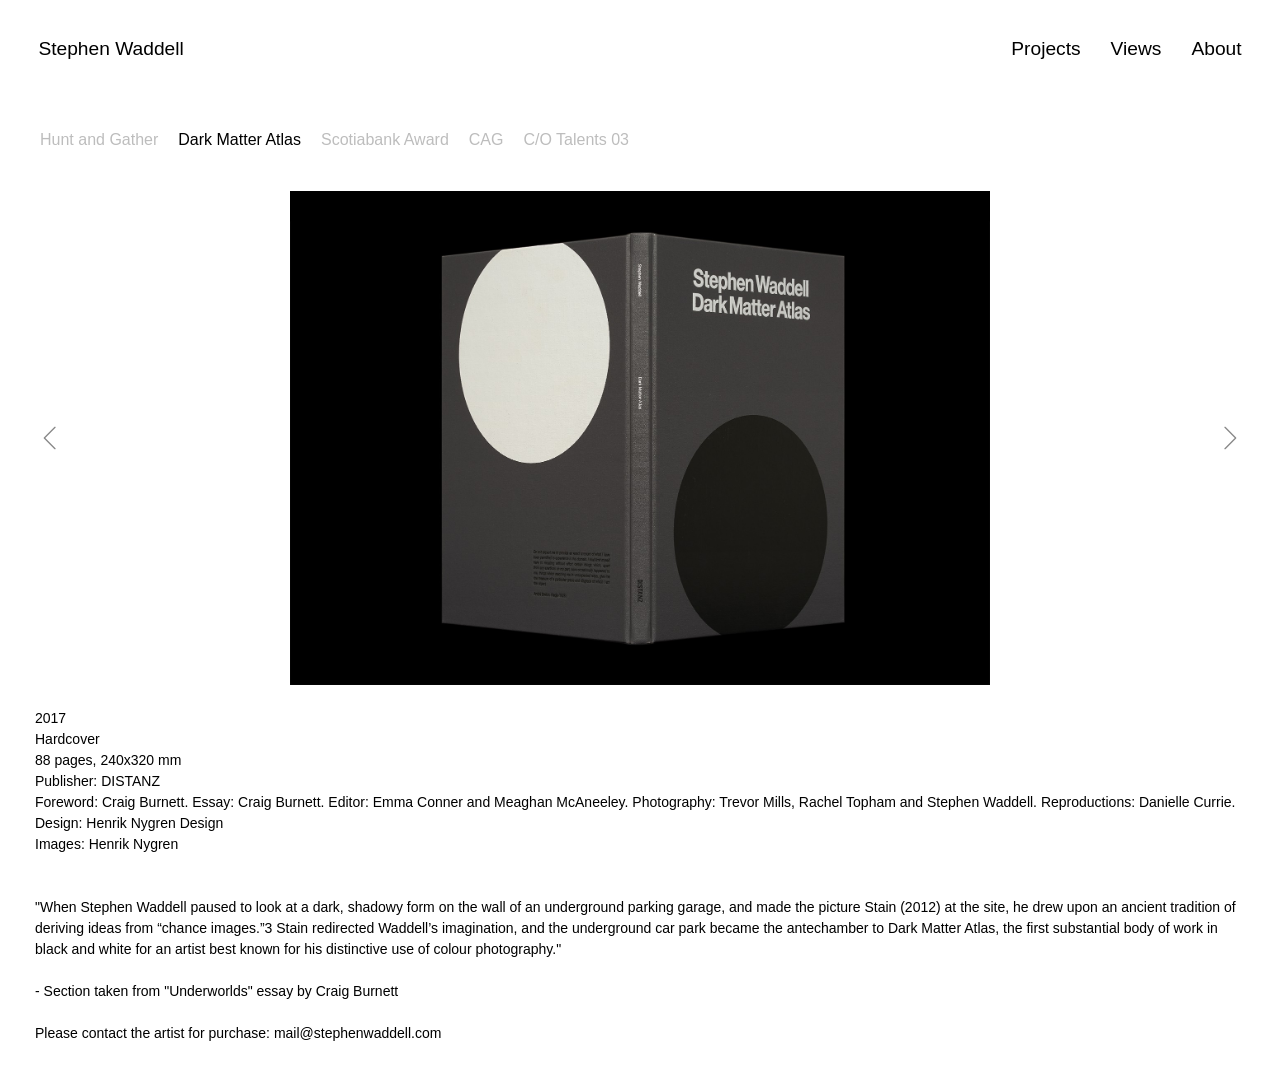
<file: darkmatter.html>
<!DOCTYPE html>
<html lang="en">
<head>
    <meta charset="UTF-8">
    <meta name="viewport" content="width=device-width, initial-scale=1.0">
    <link rel="stylesheet" href="css/style.css">
     <link rel="icon" type="image/png" href="img/favicon.png">
    <meta name="description"
      content="Official website of photographer Stephen Waddell, Dark Matter Atlas book page">
    <title>Dark Matter Atlas | Stephen Waddell</title>
</head>

<body>
    
   <nav>

<span>
<a href="index.html">Stephen Waddell</a>
</span>

<div class="nav-links">

<div class="projects-menu">
<button class="projects-button active">Projects</button>

<div class="projects-dropdown">
<a href="projects.html">Books</a>
<a href="group.html">Group</a>
<a href="video.html">Motion</a>

</div>

</div>
<a href="views.html">Views</a>
<a href="about.html">About</a>

</div>

</nav>

    <div class="project-page">

<div class="project-info">


<header class="books">
<a href="projects.html">Hunt and Gather</a>
<a class="active" href="darkmatter.html">Dark Matter Atlas</a>
<a href="scotia.html">Scotiabank Award</a>
<a href="cag.html">CAG</a>
<a href="co-berlin.html">C/O Talents 03</a>
</header>

<div class="project-content">

<p>
2017
<br>
Hardcover
<br>
88 pages, 240x320 mm
<br>
Publisher: DISTANZ
<br>
Foreword: Craig Burnett. Essay: Craig Burnett. Editor: Emma Conner and Meaghan McAneeley. 
Photography: Trevor Mills, Rachel Topham and Stephen Waddell. 
Reproductions: Danielle Currie.
<br>
Design: Henrik Nygren Design
<br>
Images: Henrik Nygren
</p>

<br>
<br>

<p>
"When Stephen Waddell paused to look at a dark, shadowy form on the wall of an 
underground parking garage, and made the picture Stain (2012) at the site, he 
drew upon an ancient tradition of deriving ideas from “chance images.”3 Stain 
redirected Waddell’s imagination, and the underground car park became the antechamber 
to Dark Matter Atlas, the first substantial body of work in black and white for an artist 
best known for his distinctive use of colour photography."
<br>
<br>
- Section taken from "Underworlds" essay by Craig Burnett
<br>
<br>
Please contact the artist for purchase: mail@stephenwaddell.com
</p>

</div>

</div>


<div class="project-carousel">

<button class="previous">
<svg viewBox="0 0 24 24">
<path d="M15 4 L7 12 L15 20"/>
</svg>
</button>


<div class="images">

    <div class="slide active">
        <img src="img/darkmatter/s_waddell_dark_34_1.1696x0.jpg" alt="">
    </div>

    <div class="slide">
        <img src="img/darkmatter/s_waddell_dark_02.1696x0.jpg" alt="">
    </div>

    <div class="slide">
        <img src="img/darkmatter/s_waddell_dark_07.1696x0.jpg" alt="">
    </div>

    <div class="slide">
        <img src="img/darkmatter/s_waddell_dark_08.1696x0.jpg" alt="">
    </div>

    <div class="slide">
        <img src="img/darkmatter/s_waddell_dark_12.1696x0.jpg" alt="">
    </div>

    <div class="slide">
        <img src="img/darkmatter/s_waddell_dark_18.1696x0.jpg" alt="">
    </div>

    <div class="slide">
        <img src="img/darkmatter/s_waddell_dark_23.1696x0.jpg" alt="">
    </div>

    <div class="slide">
        <img src="img/darkmatter/s_waddell_dark_27.1696x0.jpg" alt="">
    </div>

</div>


<button class="next">
<svg viewBox="0 0 24 24">
<path d="M9 4 L17 12 L9 20"/>
</svg>
</button>


</div>

<script src="js/carousel.js"></script>
<script src="js/navigation.js"></script>
</body>
</file>
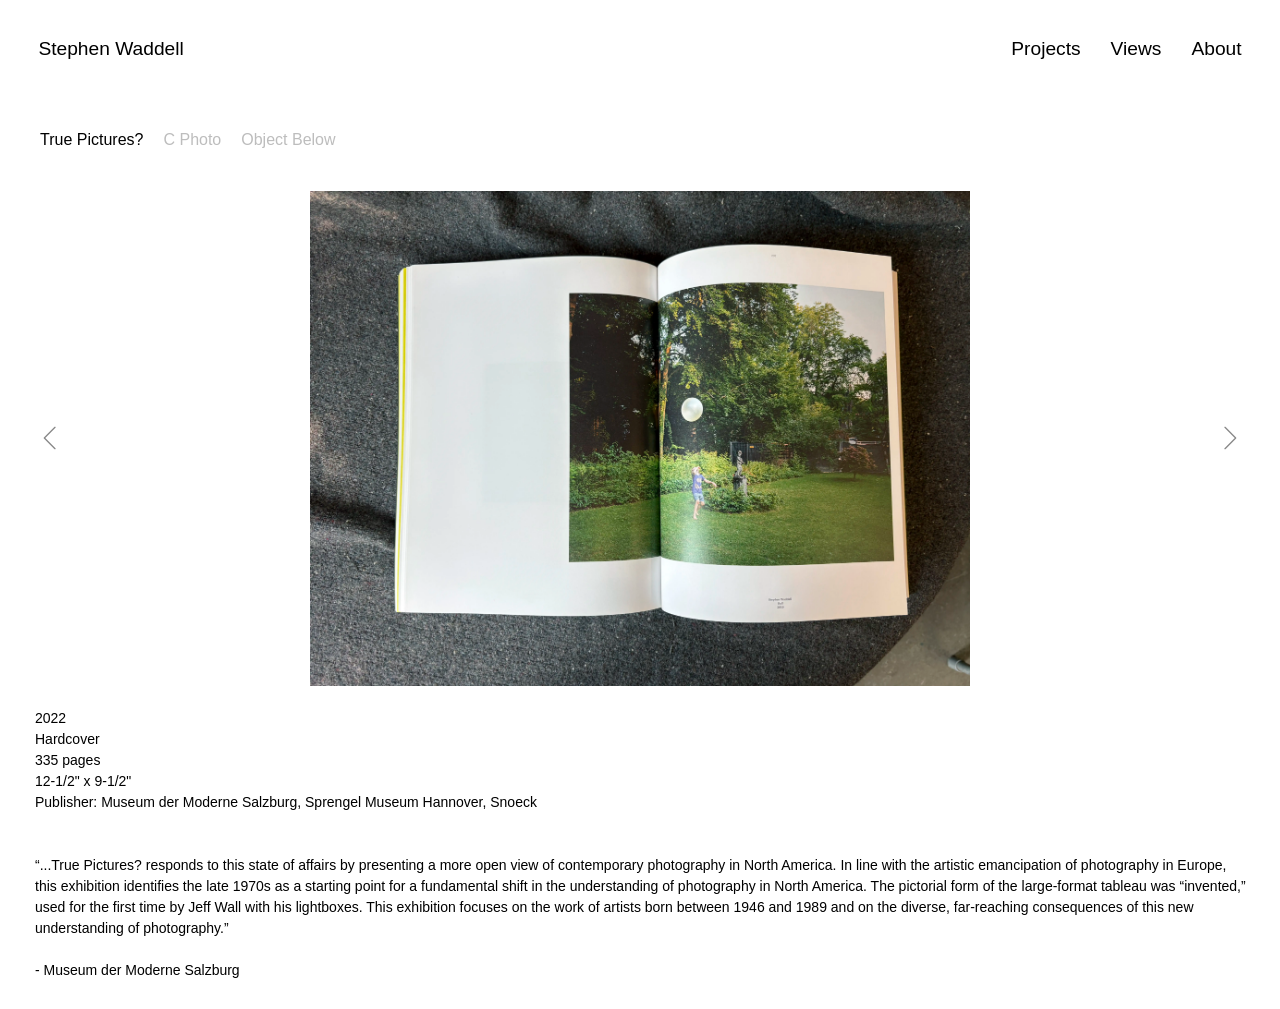
<file: group.html>
<!DOCTYPE html>
<html lang="en">
<head>
    <meta charset="UTF-8">
    <meta name="viewport" content="width=device-width, initial-scale=1.0">
    <meta name="description"
      content="Official website of photographer Stephen Waddell, Hunt and Gather Steidl books page">
    <link rel="stylesheet" href="css/style.css">
     <link rel="icon" type="image/png" href="img/favicon.png">
    <title>Hunt and Gather | Stephen Waddell</title>
</head>

<body>
    
    <nav>

<span>
<a href="index.html">Stephen Waddell</a>
</span>

<div class="nav-links">

<div class="projects-menu">
<button class="projects-button active">Projects</button>

<div class="projects-dropdown">
<a href="projects.html">Books</a>
<a href="group.html">Group</a>
<a href="video.html">Motion</a>

</div>

</div>
<a href="views.html">Views</a>
<a href="about.html">About</a>

</div>

</nav>

    <div class="project-page">

<div class="project-info">


<header class="books">
<a class="active" href="group.html">True Pictures?</a>
<a  href="c-photo.html">C Photo</a>
<a  href="object-below.html">Object Below</a>
</header>

<div class="project-content">

<p>
2022
<br>
Hardcover
<br>
335 pages
<br>
12-1/2" x 9-1/2"
<br>
Publisher: Museum der Moderne Salzburg, Sprengel Museum Hannover, Snoeck
<br>



<br>
<br>

<p>
“...True Pictures? responds to this state of affairs by presenting a more 
open view of contemporary photography in North America. In line with the 
artistic emancipation of photography in Europe, this exhibition identifies 
the late 1970s as a starting point for a fundamental shift in the understanding 
of photography in North America. The pictorial form of the large-format 
tableau was “invented,” used for the first time by Jeff Wall with his 
lightboxes. This exhibition focuses on the work of artists born between 
1946 and 1989 and on the diverse, far-reaching consequences of this new 
understanding of photography.”
<br>
<br>
- Museum der Moderne Salzburg


</p>

</div>

</div>


<div class="project-carousel">

<button class="previous">
<svg viewBox="0 0 24 24">
<path d="M15 4 L7 12 L15 20"/>
</svg>
</button>


<div class="images">

   
    <div class="slide active">
        <img src="img/group/true3.webp" alt="True Pictures? spread">
    </div>

    <div class="slide">
        <img src="img/group/artists.webp" alt="True Pictures? spread">
    </div>

</div>


<button class="next">
<svg viewBox="0 0 24 24">
<path d="M9 4 L17 12 L9 20"/>
</svg>
</button>


</div>

<script src="js/carousel.js"></script>
<script src="js/navigation.js"></script>
</body>
</file>
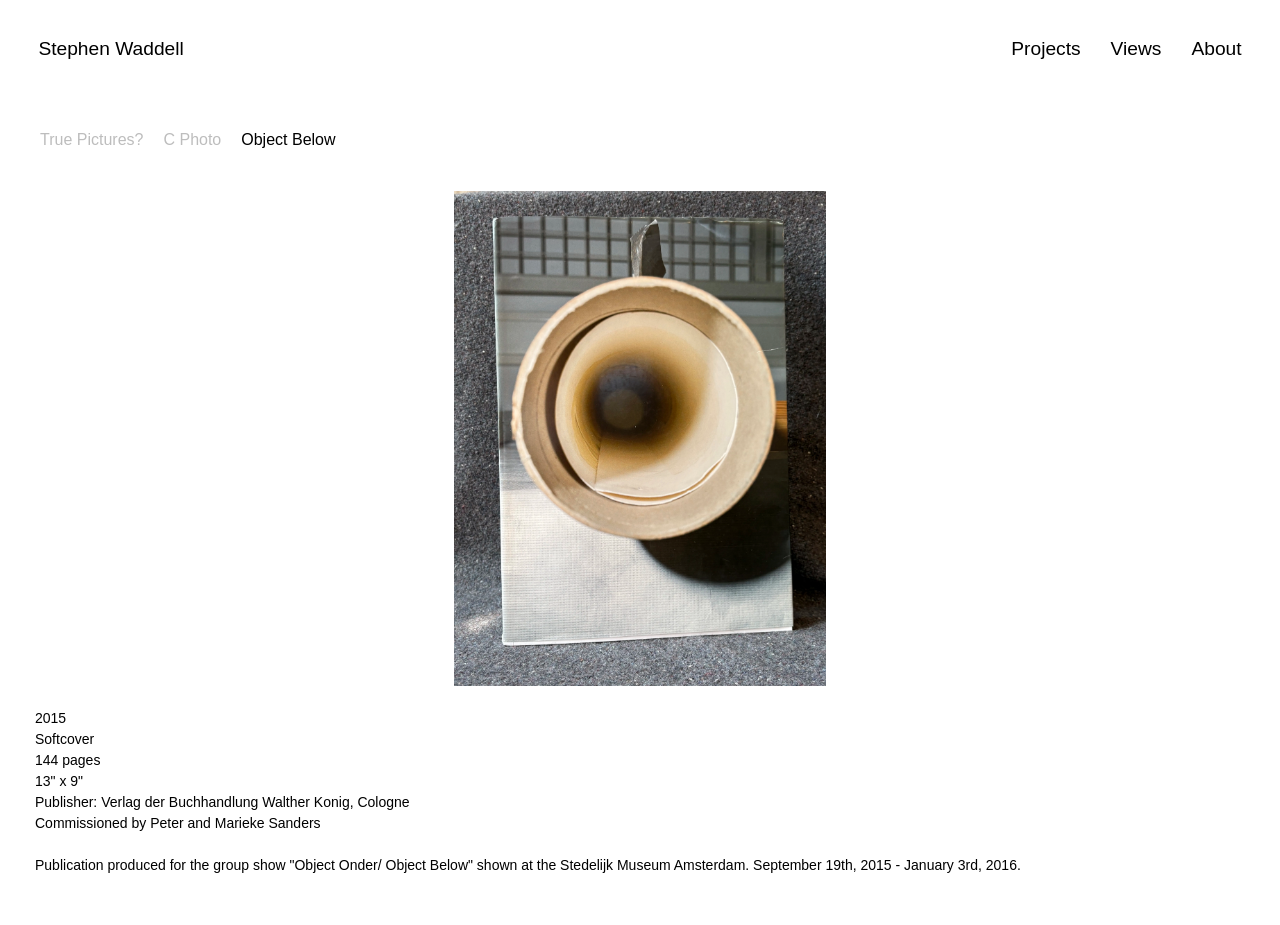
<file: object-below.html>
<!DOCTYPE html>
<html lang="en">
<head>
    <meta charset="UTF-8">
    <meta name="viewport" content="width=device-width, initial-scale=1.0">
    <meta name="description"
      content="Official website of photographer Stephen Waddell, Hunt and Gather Steidl books page">
    <link rel="stylesheet" href="css/style.css">
     <link rel="icon" type="image/png" href="img/favicon.png">
    <title>Hunt and Gather | Stephen Waddell</title>
</head>

<body>
    
<nav>

<span>
<a href="index.html">Stephen Waddell</a>
</span>

<div class="nav-links">

<div class="projects-menu">
<button class="projects-button active">Projects</button>

<div class="projects-dropdown">
<a href="projects.html">Books</a>
<a href="group.html">Group</a>
<a href="video.html">Motion</a>

</div>

</div>
<a href="views.html">Views</a>
<a href="about.html">About</a>

</div>

</nav>

    <div class="project-page">

<div class="project-info">


<header class="books">
<a href="group.html">True Pictures?</a>
<a href="c-photo.html">C Photo</a>
<a class="active" href="object-below.html">Object Below</a>
</header>

<div class="project-content">

<p>
2015
<br>
Softcover
<br>
144 pages
<br>
13" x 9"
<br>
Publisher: Verlag der Buchhandlung Walther Konig, Cologne
<br>
Commissioned by Peter and Marieke Sanders


<br>
<br>

<p>
Publication produced for the group show "Object Onder/ Object Below"
shown at the Stedelijk Museum Amsterdam. September 19th, 2015 - January 3rd, 2016.
<br>
<br>




</p>

</div>

</div>


<div class="project-carousel">

<button class="previous">

</button>


<div class="images">

    <div class="slide active">
        <img src="img/object-below/object-below.webp" alt="Object Below cover">
    </div>

    
</div>


<button class="next">

</button>


</div>

<script src="js/carousel.js"></script>
<script src="js/navigation.js"></script>
</body>
</file>
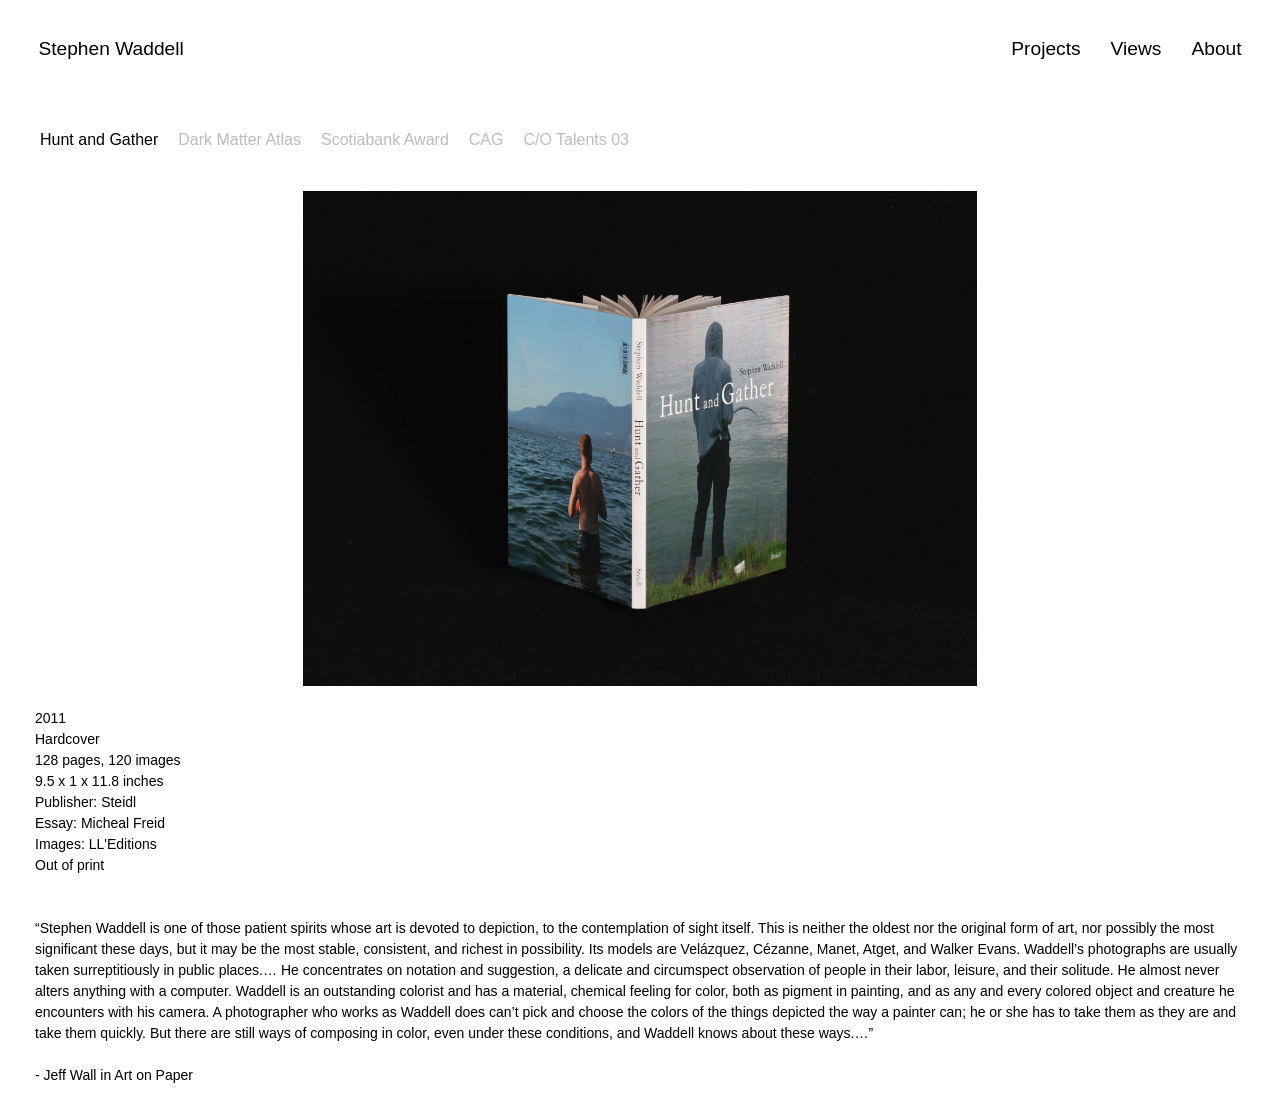
<file: projects.html>
<!DOCTYPE html>
<html lang="en">
<head>
    <meta charset="UTF-8">
    <meta name="viewport" content="width=device-width, initial-scale=1.0">
    <meta name="description"
      content="Official website of photographer Stephen Waddell, Hunt and Gather Steidl books page">
    <link rel="stylesheet" href="css/style.css">
     <link rel="icon" type="image/png" href="img/favicon.png">
    <title>Hunt and Gather | Stephen Waddell</title>
</head>

<body>
    
    <nav>

<span>
<a href="index.html">Stephen Waddell</a>
</span>

<div class="nav-links">

<div class="projects-menu">
<button class="projects-button active">Projects</button>

<div class="projects-dropdown">
<a href="projects.html">Books</a>
<a href="group.html">Group</a>
<a href="video.html">Motion</a>

</div>

</div>
<a href="views.html">Views</a>
<a href="about.html">About</a>

</div>

</nav>

    <div class="project-page">

<div class="project-info">


<header class="books">
<a class="active"href="projects.html">Hunt and Gather</a>
<a href="darkmatter.html">Dark Matter Atlas</a>
<a href="scotia.html">Scotiabank Award</a>
<a href="cag.html">CAG</a>
<a href="co-berlin.html">C/O Talents 03</a>
</header>

<div class="project-content">

<p>
2011
<br>
Hardcover
<br>
128 pages, 120 images

<br>
9.5 x 1 x 11.8 inches
<br>
Publisher: Steidl
<br>
Essay: Micheal Freid
<br>
Images: LL'Editions
<br>
Out of print
</p>

<br>
<br>

<p>
“Stephen Waddell is one of those patient spirits whose art is devoted to depiction, to the contemplation
of sight itself. This is neither the oldest nor the original form of art, nor possibly the most significant 
these days, but it may be the most stable, consistent, and richest in possibility. Its models are Velázquez, 
Cézanne, Manet, Atget, and Walker Evans. Waddell’s photographs are usually taken surreptitiously in public places.… 
He concentrates on notation and suggestion, a delicate and circumspect observation of people in their labor, 
leisure, and their solitude. He almost never alters anything with a computer. Waddell is an outstanding colorist 
and has a material, chemical feeling for color, both as pigment in painting, and as any and every colored object 
and creature he encounters with his camera. A photographer who works as Waddell does can’t pick and choose the 
colors of the things depicted the way a painter can; he or she has to take them as they are and take them quickly. 
But there are still ways of composing in color, even under these conditions, and Waddell knows about these ways.…”
<br>
<br>
- Jeff Wall in Art on Paper


</p>

</div>

</div>


<div class="project-carousel">

<button class="previous">

</button>


<div class="images">

    <div class="slide active">
        <img src="img/huntgather/spread.webp" alt="Hunt and Gather cover">
    </div>

    
</div>


<button class="next">

</button>


</div>

<script src="js/carousel.js"></script>
<script src="js/navigation.js"></script>
</body>
</file>
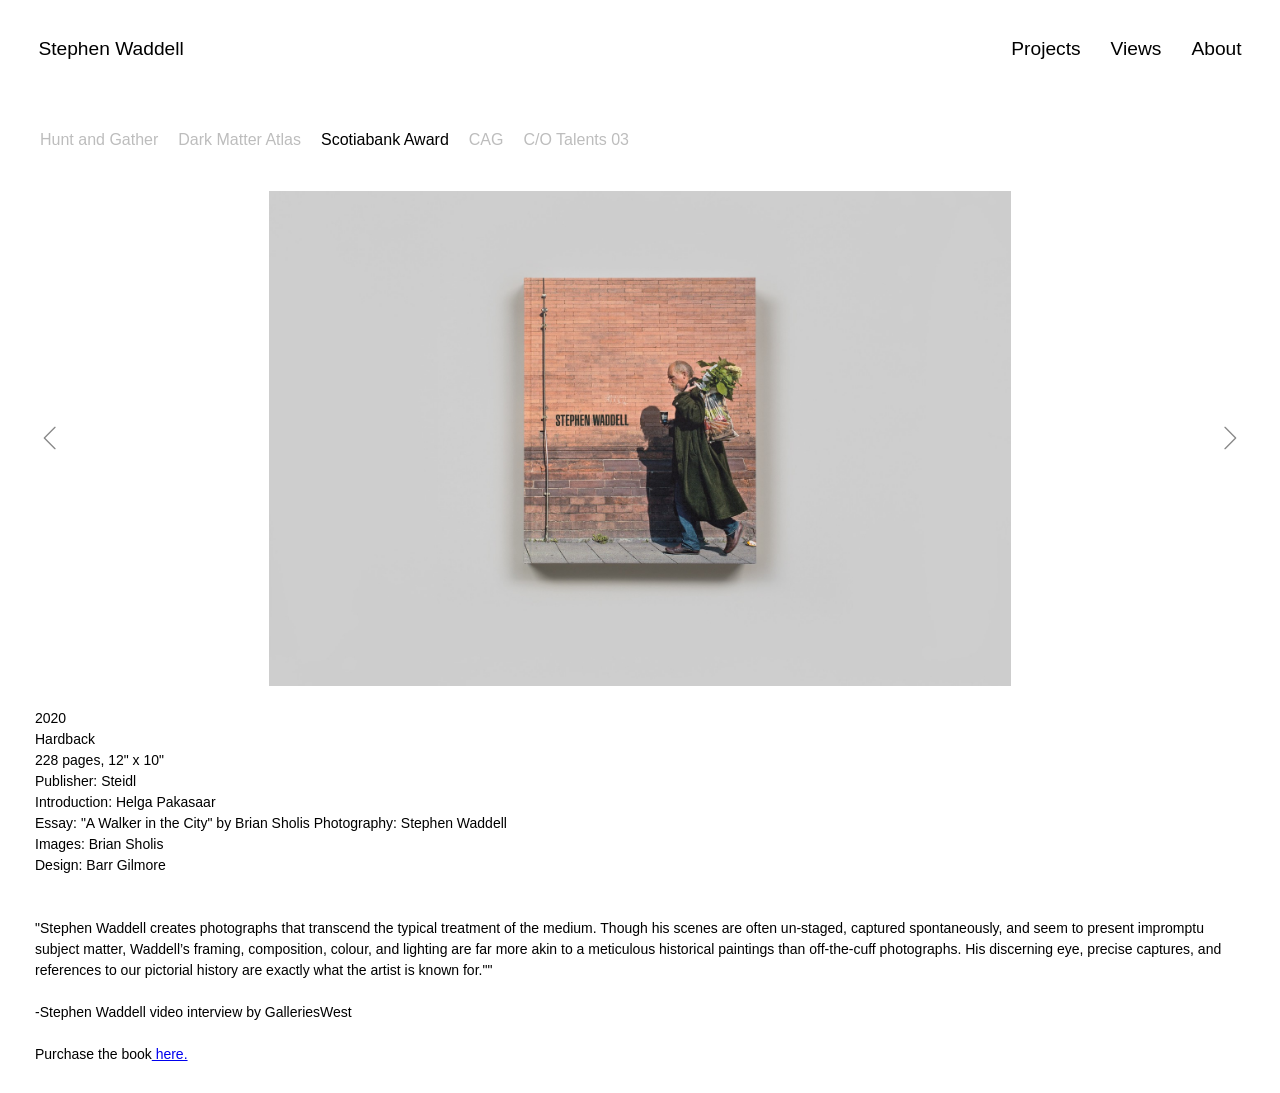
<file: scotia.html>
<!DOCTYPE html>
<html lang="en">
<head>
    <meta charset="UTF-8">
    <meta name="viewport" content="width=device-width, initial-scale=1.0">
    <meta name="description"
      content="Official website of photographer Stephen Waddell, Scotiabank Photography Award 2019 page">
    <link rel="stylesheet" href="css/style.css">
     <link rel="icon" type="image/png" href="img/favicon.png">
    <title>Scotiabank Award | Stephen Waddell</title>
</head>

<body>
    
    <nav>

<span>
<a href="index.html">Stephen Waddell</a>
</span>

<div class="nav-links">

<div class="projects-menu">
<button class="projects-button active">Projects</button>

<div class="projects-dropdown">
<a href="projects.html">Books</a>
<a href="group.html">Group</a>
<a href="video.html">Motion</a>

</div>

</div>
<a href="views.html">Views</a>
<a href="about.html">About</a>

</div>

</nav>

    <div class="project-page">

<div class="project-info">


<header class="books">
<a href="projects.html">Hunt and Gather</a>
<a href="darkmatter.html">Dark Matter Atlas</a>
<a class="active" href="scotia.html">Scotiabank Award</a>
<a href="cag.html">CAG</a>
<a href="co-berlin.html">C/O Talents 03</a>
</header>

<div class="project-content">

<p>
2020
<br>
Hardback
<br>
228 pages, 12" x 10"
<br>
Publisher: Steidl
<br>
Introduction: Helga Pakasaar
<br>
Essay: "A Walker in the City" by Brian Sholis
Photography: Stephen Waddell
<br>
Images: Brian Sholis
<br>
Design: Barr Gilmore
</p>

<br>
<br>

<p>
"Stephen Waddell creates photographs that transcend the typical treatment of the medium. 
Though his scenes are often un-staged, captured spontaneously, and seem to present impromptu 
subject matter, Waddell’s framing, composition, colour, and lighting are far more akin to a 
meticulous historical paintings than off-the-cuff photographs. His discerning eye, precise 
captures, and references to our pictorial history are exactly what the artist is known for.""
<br>
<br>
-Stephen Waddell video interview by GalleriesWest


<br>
<br>
Purchase the book<a href="https://monteclarkgallery.com/stephen-waddell-scotiabank-photography-award/" target="_blank" rel="noopener noreferrer"> here.</a>
</div>
</p>


</div>


<div class="project-carousel">

<button class="previous">
<svg viewBox="0 0 24 24">
<path d="M15 4 L7 12 L15 20"/>
</svg>
</button>


<div class="images">

<div class="images">

    <div class="slide active">
        <img src="img/scotia/1scotia.jpg" alt="">
    </div>

    <div class="slide">
        <img src="img/scotia/2scotia.jpg" alt="">
    </div>

    <div class="slide">
        <img src="img/scotia/3scotia.jpg" alt="">
    </div>

</div>
</div>


<button class="next">
<svg viewBox="0 0 24 24">
<path d="M9 4 L17 12 L9 20"/>
</svg>
</button>


</div>

<script src="js/carousel.js"></script>
<script src="js/navigation.js"></script>
</body>
</file>
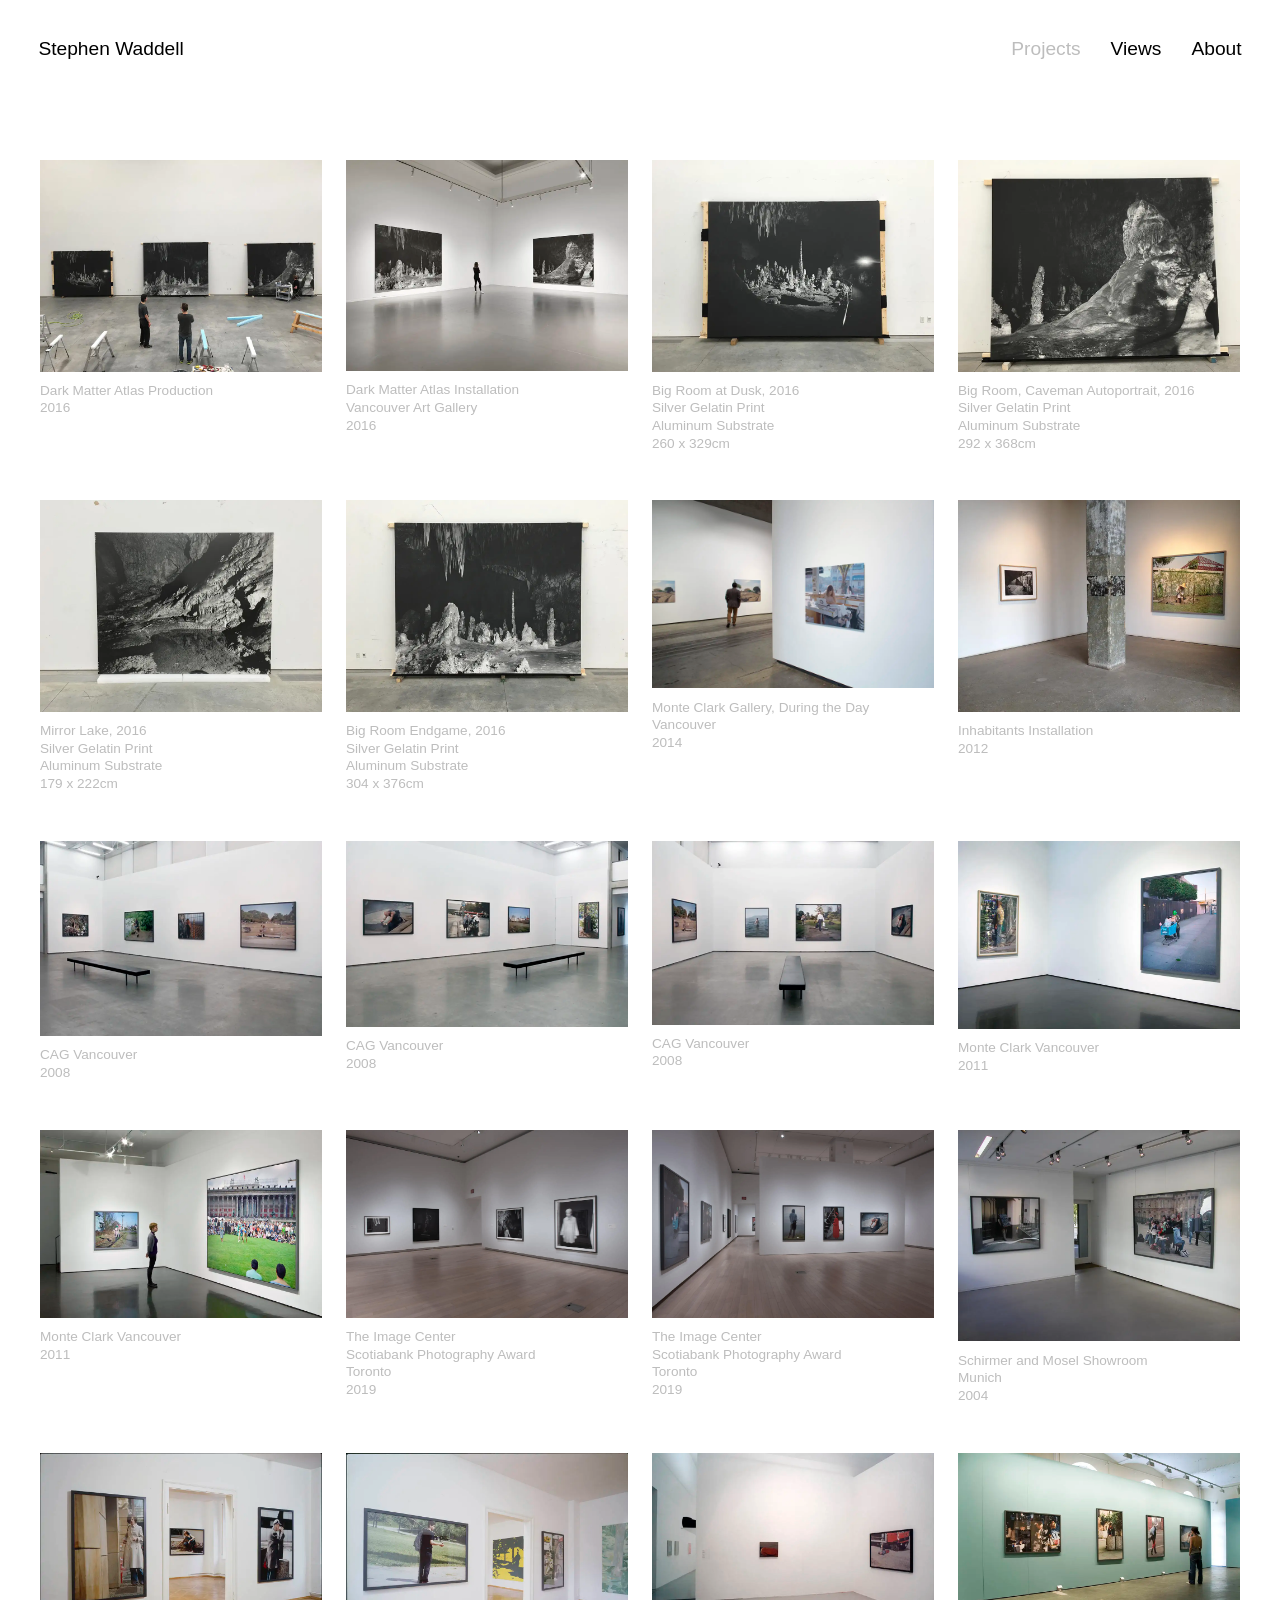
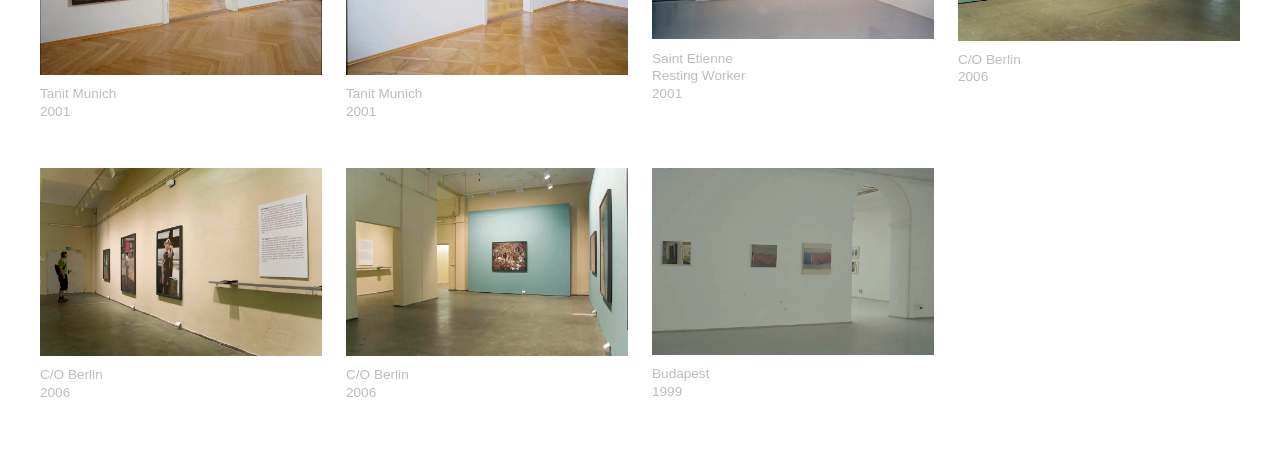
<file: views.html>
<!DOCTYPE html>
<html lang="en">
<head>
    <meta charset="UTF-8">
    <meta name="viewport" content="width=device-width, initial-scale=1.0">
     <meta name="description"
      content="Official website of photographer Stephen Waddell featuring exhibitions, 
      books, projects, biography, and selected works.">
    <link rel="stylesheet" href="css/style.css">
     <link rel="icon" type="image/png" href="img/favicon.png">
    <title>Viewing Room | Stephen Waddell </title>
</head>

<body>
    
<nav>
<span>
<a href="index.html">Stephen Waddell</a>
</span>

<div>
<div class="projects-menu">
<button class="projects-button">Projects</button>

<div class="projects-dropdown">
<a href="projects.html">Books</a>
<a href="group.html">Group</a>
<a href="video.html">Motion</a>
</div>
</div>

<a class="active" href="views.html">Views</a>
<a href="about.html">About</a>
</div>
</nav>


<section class="photo-grid">

    <figure>
        <img src="img/views/darkmatter5.webp" alt="Description of image 4">
        <figcaption>
            Dark Matter Atlas Production<br>
                     2016
        </figcaption>
    </figure>

    <figure>
        <img src="img/views/dma.webp" alt="Description of image 4">
        <figcaption>
            Dark Matter Atlas Installation<br>
            Vancouver Art Gallery<br>
            2016
        </figcaption>
    </figure>

    <figure>
        <img src="img/views/darkmatter.webp" alt="">
        <figcaption>
            Big Room at Dusk, 2016<br>
            Silver Gelatin Print<br>
            Aluminum Substrate<br>
            260 x 329cm
        </figcaption>
    </figure>

    <figure>
        <img src="img/views/darkmatter2.webp" alt="Description of image 2">
        <figcaption>
            Big Room, Caveman Autoportrait, 2016<br>
            Silver Gelatin Print<br>
            Aluminum Substrate<br>
            292 x 368cm
        </figcaption>
    </figure>

    <figure>
        <img src="img/views/darkmatter3.webp" alt="Description of image 3">
        <figcaption>
            Mirror Lake, 2016<br>
            Silver Gelatin Print<br>
            Aluminum Substrate<br>
            179 x 222cm
        </figcaption>
    </figure>

    <figure>
        <img src="img/views/darkmatter4.webp" alt="Description of image 4">
        <figcaption>
            Big Room Endgame, 2016<br>
            Silver Gelatin Print<br>
            Aluminum Substrate<br>
            304 x 376cm
        </figcaption>
    </figure>

    
    <figure>
        <img src="img/views/mcg2014.webp" alt="Description of image 4">
        <figcaption>
            Monte Clark Gallery, During the Day<br>
            Vancouver<br>
            2014
        </figcaption>
    </figure>

    <figure>
        <img src="img/views/inhabitants.webp" alt="Description of image 4">
        <figcaption>
            Inhabitants Installation<br>
            2012
        </figcaption>
    </figure>

    <figure>
        <img src="img/views/CAG.webp" alt="Description of image 4">
        <figcaption>
            CAG Vancouver<br>
            2008
        </figcaption>
    </figure>

    <figure>
        <img src="img/views/CAG1.webp" alt="Description of image 4">
        <figcaption>
            CAG Vancouver<br>
            2008
        </figcaption>
    </figure>

    <figure>
        <img src="img/views/CAG2.webp" alt="Description of image 4">
        <figcaption>
            CAG Vancouver<br>
            2008
        </figcaption>
    </figure>

    <figure>
        <img src="img/views/mcgvan-2.webp" alt="Description of image 4">
        <figcaption>
            Monte Clark Vancouver<br>
            2011
        </figcaption>
    </figure>

    <figure>
        <img src="img/views/mcgvan-6.webp" alt="Description of image 4">
        <figcaption>
            Monte Clark Vancouver<br>
            2011
        </figcaption>
    </figure>

    <figure>
        <img src="img/views/scotia.webp" alt="Description of image 4">
        <figcaption>
            The Image Center<br>
            Scotiabank Photography Award<br>
            Toronto<br>
            2019
        </figcaption>
    </figure>


    <figure>
        <img src="img/views/scotia1.webp" alt="Description of image 4">
        <figcaption>
            The Image Center<br>
            Scotiabank Photography Award<br>
            Toronto<br>
            2019
        </figcaption>
    </figure>

     <figure>
        <img src="img/views/2004.webp" alt="Description of image 4">
        <figcaption>
            Schirmer and Mosel Showroom<br>
            Munich<br>
            2004
        </figcaption>
    </figure>

    

    <figure>
        <img src="img/views/2001tanitmunich.webp" alt="Description of image 4">
        <figcaption>
            Tanit Munich<br>
            2001<br>
            
        </figcaption>
    </figure>

    <figure>
        <img src="img/views/2001tanitmunich01.webp" alt="Description of image 4">
        <figcaption>
            Tanit Munich<br>
            2001<br>
            
        </figcaption>
    </figure>

    <figure>
        <img src="img/views/2001stetienne.webp" alt="Description of image 4">
        <figcaption>
            Saint Etienne<br>
            Resting Worker<br>
            2001<br>
            
        </figcaption>
    </figure>

    <figure>
        <img src="img/views/c-oberlin03.webp" alt="Description of image 4">
        <figcaption>
            C/O Berlin<br>
            2006<br>
            
        </figcaption>
    </figure>

    <figure>
        <img src="img/views/c-oberlin01.webp" alt="Description of image 4">
        <figcaption>
            C/O Berlin<br>
            2006<br>
            
        </figcaption>
    </figure>

    <figure>
        <img src="img/views/c-oberlin02.webp" alt="Description of image 4">
        <figcaption>
            C/O Berlin<br>
            2006<br>
            
        </figcaption>
    </figure>

    <figure>
        <img src="img/views/1999budapest.webp" alt="Description of image 4">
        <figcaption>
            Budapest<br>
            1999<br>
            
        </figcaption>
    </figure>

</section>
<script src="js/navigation.js"></script>
</body>
</html>
</file>
<file: css/style.css>
*{
box-sizing:border-box;
margin:0;
padding:0;
}

body{
min-height:100vh;
width:100%;
background:white;
font-family:Arial,Helvetica,sans-serif;
overflow-x:hidden;
}

nav{
display:flex;
font-size:1.2em;
justify-content:space-between;
align-items:center;
padding:1em 2em;
position:fixed;
width:100%;
margin:1em 0 3em 0;
z-index:100;
}

nav > div{
display:flex;
gap:30px;
}

nav span a:link{
text-decoration:none;
color:black;
font-weight:400;
margin-right:1em;
transition:all 0.3s ease;
}

nav a:link{
text-decoration:none;
color:rgb(0,0,0);
transition:all 0.3s ease;
}

nav a:visited{
color:rgb(189,189,189);
}

nav a.active:visited{
color:black;
}

nav a:hover{
color:black;
transform:scale(105%);
}

nav a:active{
color:black;
}


/* PROJECTS DROPDOWN */

.projects-menu{
position:relative;
}

.projects-button{
background:none;
border:none;
padding:0;
font:inherit;
font-size:inherit;
font-weight:400;
cursor:pointer;
color:rgb(189,189,189);
}

.projects-button:hover,
.projects-button:active{
color:black;
}

.projects-button.active{
color:black;
}

.projects-dropdown{
display:none;
position:absolute;
top:100%;
left:0;
padding-top:.25em;
white-space:nowrap;
}

.projects-dropdown.open{
display:flex;
gap:30px;
}

.projects-dropdown a{
text-decoration:none;
color:black;
}

.projects-dropdown a:visited{
color:rgb(189,189,189);
}

.projects-dropdown a:hover{
color:black;
transform:scale(105%);
}

.projects-dropdown a:active{
color:black;
}


/* GENERAL TEXT */

h3{
font-weight:500;
font-size:1.2em;
color:#888;
}

.about-text{
display:block;
font-size:1.5em;
line-height:1.2em;
padding:8em 4em 2em 1.5em;
text-align:justify hyphenate;
}

.about-text-bio{
display:grid;
grid-template-columns:repeat(4,1fr);
gap:2em;
padding:2em 2.5em 2em 2.8em;
font-size:0.85em;
line-height:1.4;
white-space:pre-line;
}

.contact{
display:block;
font-size:1.25em;
line-height:1.2em;
padding:1em 2.5em 2em 2em;
text-align:justify hyphenate;
}


/* MAIN CAROUSEL */

.carousel{
height:100vh;
width:100vw;
display:grid;
grid-template-columns:8vw 84vw 8vw;
align-items:center;
}

button{
background:none;
border:none;
cursor:pointer;
display:flex;
justify-content:center;
align-items:center;
}

button svg{
width:32px;
height:32px;
fill:none;
stroke:#888;
stroke-width:1;
stroke-linecap:round;
stroke-linejoin:round;
transition:.3s;
}

button:hover svg{
stroke:#000;
}

.previous:hover svg{
transform:translateX(-4px);
}

.next:hover svg{
transform:translateX(4px);
}

.images{
height:100%;
width:100%;
display:flex;
justify-content:center;
align-items:center;
}

.slide{
    display:none;
    flex-direction:column;
    justify-content:center;
    align-items:center;
    width:fit-content;
    max-width:90%;
    max-height:82vh;
}

.slide.active{
    display:flex;
}

.slide img{
    display:block;
    max-width:100%;
    max-height:82vh;
    width:auto;
    height:auto;
    object-fit:contain;
}

.slide-info{
    width:100%;
    max-width:100%;
    display:grid;
    grid-template-columns:minmax(0,1fr) minmax(0,1fr);
    margin-top:1em;
    overflow:hidden;
}

/* INDEX IMAGE CAROUSEL CAPTIONS */

.caption{
    min-width:0;
    max-width:100%;
    font-size:0.85em;
    line-height:1.3;
    color:black;
    text-align:left;
    overflow-wrap:break-word;
}

.description{
    min-width:0;
    max-width:100%;
    font-size:0.7em;
    line-height:1.3;
    color:black;
    text-align:left;
    padding-left:2em;
    overflow-wrap:break-word;
    word-break:normal;
    opacity:0;
    visibility:hidden;
    transition:opacity 0.5s ease;
}

.slide:hover .description{
    opacity:1;
    visibility:visible;
}

.slide.description-open .description{
    opacity:1;
    visibility:visible;
}

/* VIDEO CAROUSEL */

.videos .slide{
display:none;
justify-content:center;
align-items:center;
flex-direction:column;
width:100%;
height:100%;
}

.videos .slide.active{
display:flex;
}

.videos video{
max-width:90%;
max-height:82vh;
width:auto;
height:auto;
object-fit:contain;
}


/* PROJECTS */

.project{
height:100vh;
width:100vw;
display:grid;
grid-template-columns:40vw 75vw;
}

.project-page{
width:100vw;
height:100vh;
display:grid;
grid-template-columns:minmax(350px,33%) 1fr;
}

.project-info{
padding:8em 2em 4em 3em;
font-size:14px;
line-height:1.5;
width:100%;
}

.project-info h1{
font-size:16px;
font-weight:normal;
margin-bottom:20px;
padding:8em 0;
}


/* BOOK NAVIGATION */

.books{
display:flex;
gap:20px;
font-size:16px;
font-weight:medium;
padding:4em 1em 4em 0;
}

.books a{
text-decoration:none;
color:rgb(189,189,189);
transition:all 0.3s ease;
}

.books a.active{
color:black !important;
}

.books a:hover{
color:black;
transform:scale(105%);
}


/* PROJECT CAROUSEL */

.project-carousel{
height:100vh;
display:grid;
grid-template-columns:12vw 1fr 8vw;
align-items:center;
}

.project-carousel .images{
height:100%;
width:100%;
display:flex;
justify-content:center;
align-items:center;
}

.project-carousel .slide{
display:none;
flex-direction:column;
justify-content:center;
align-items:center;
width:100%;
height:100%;
}

.project-carousel .slide.active{
display:flex;
}

.project-carousel .slide img{
max-width:90%;
max-height:75vh;
width:auto;
height:auto;
object-fit:contain;
}

.project-carousel .caption{
margin-top:1em;
font-size:0.85em;
line-height:1.3;
color:rgb(189,189,189);
}


/* PROJECT INFORMATION */

.info{
padding:40px;
font-size:14px;
line-height:1.5;
}

.info h1{
font-size:16px;
font-weight:normal;
margin-bottom:20px;
}


/* PHOTO GRID */

.photo-grid{
display:grid;
grid-template-columns:repeat(4,1fr);
gap:3em 1.5em;
padding:10em 2.5em 4em;
}

.photo-grid figure{
margin:0;
}

.photo-grid img{
width:100%;
height:auto;
display:block;
object-fit:contain;
}

.photo-grid figcaption{
font-size:0.85em;
line-height:1.3;
margin-top:0.75em;
color:rgb(189,189,189);
}

.about-page {
    background-color: #eef8e0;
}

.about-text-bio {
    color: #000000;
}

h3 {
    color: #000000;
}

.gallery-link {
    color: rgb(0, 134, 22);
    text-decoration: none;
}

/* MEDIA QUERIES */

@media(min-width:1600px){

    .carousel{
        grid-template-columns:8vw 84vw 8vw;
    }
    .slide img{
        max-height:86vh;
    }
    button svg{
        width:38px;
        height:38px;
    }

}


@media(max-width:1300px){

    .project-page{
        display:grid;
        grid-template-columns:1fr;
        grid-template-areas:
            "books"
            "carousel"
            "content";
        height:auto;
    }

    .project-info{
        display:contents;
    }
    .books{
        grid-area:books;
        padding:8em 2em 1em 2.5em;
    }
    .project-carousel{
    grid-area:carousel;
    height:45vh;
    width:100%;
    display:grid;
    grid-template-columns:8vw 84vw 8vw;
    margin:0;
}
    .project-carousel .slide img{
        max-width:80%;
        max-height:45vh;
        object-fit:contain;
    }
    .project-content{
        grid-area:content;
        padding:0 2em 2em 2.5em;
    }
    body{
        overflow-y:auto;
    }

    
    .caption{
        font-size:0.7em;
    }

    .description{
        font-size:0.6em;
    }

}

@media(max-width:900px){

    .photo-grid{
        grid-template-columns:repeat(2,1fr);
    }

    .about-text-bio {
        display:grid;
        grid-template-columns:repeat(4,1fr);
        font-size: .8em;;
    }

}

@media (min-width:601px) and (max-width:1300px){

    .project-carousel{
        height:60vh;
        grid-template-columns:8vw 84vw 8vw;
    }

    .project-carousel .slide img{
        max-height:55vh;
    }

}

@media(max-width:700px){
    .about-text-bio {
        display:grid;
        grid-template-columns:repeat(2,1fr);
        font-size: .7em;;
    }
}

@media(max-width:600px){

    .project-page{
        display:flex;
        flex-direction:column;
        height:auto;
    }

    .project-info{
        display:contents;
    }

    .books{
        order:1;
        padding:8em 2em 0 2.5em;
        font-weight:light;
    }

    .project-carousel{
        order:2;
    }

    .project-content{
        order:3;
        padding:0 2em 2em 2.5em;
    }

    .books a{
        font-size:0.9em;
    }

    .photo-grid{
        grid-template-columns:1fr;
    }

}

@media(max-width:500px){

    .carousel{
        grid-template-columns:8vw 84vw 8vw;
    }

    .project-carousel{
        height:45vh;
        grid-template-columns:8vw 84vw 8vw;
    }

    .project-carousel .slide img{
        max-width:95%;
        max-height:43vh;
        margin:0;
    }

    button svg{
        width:22px;
        height:22px;
    }

    nav{
        font-size:1em;
    }

    .caption{
        font-size:0.6em;
    }

    .description{
        font-size:0.45em;
    }

    .about-text{
        font-size:1.2em;
    }

    .contact{
        font-size:1em;
    }

    .project-content{
        font-size:0.9em;
    }

    .photo-grid figcaption{
        font-size:0.5em;
    }

}

@media(max-width:400px){

    nav{
        font-size:0.8em;
    }

    .books{
        font-size:0.9em;
    }

    .caption{
        font-size:0.55em;
    }

    .description{
        font-size:0.4em;
    }

}

/* STOPS INDEX IMAGES FROM HITTING NAV */

@media (max-height:900px){

    .slide img{
        max-height:70vh;
    }

}

@media (max-height:550px){

    .slide img{
        max-height:60vh;
    }

}
</file>
